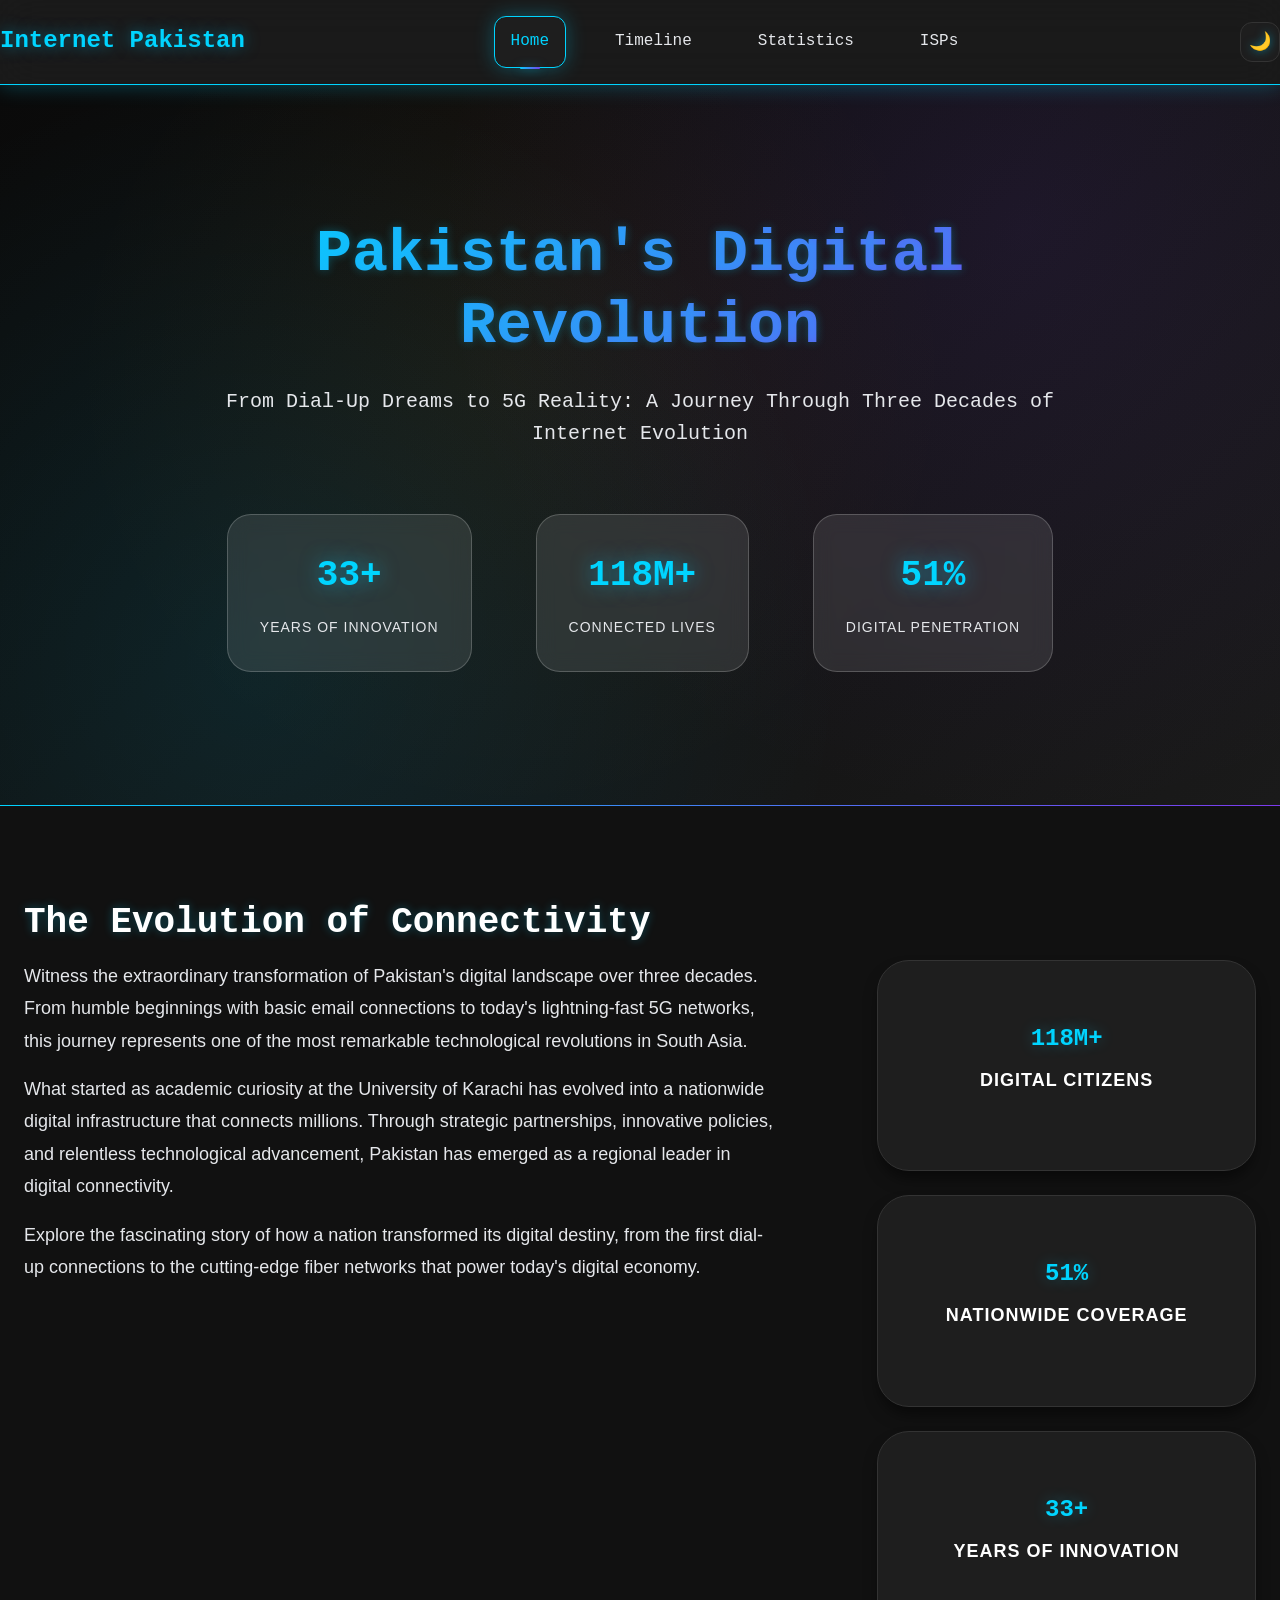
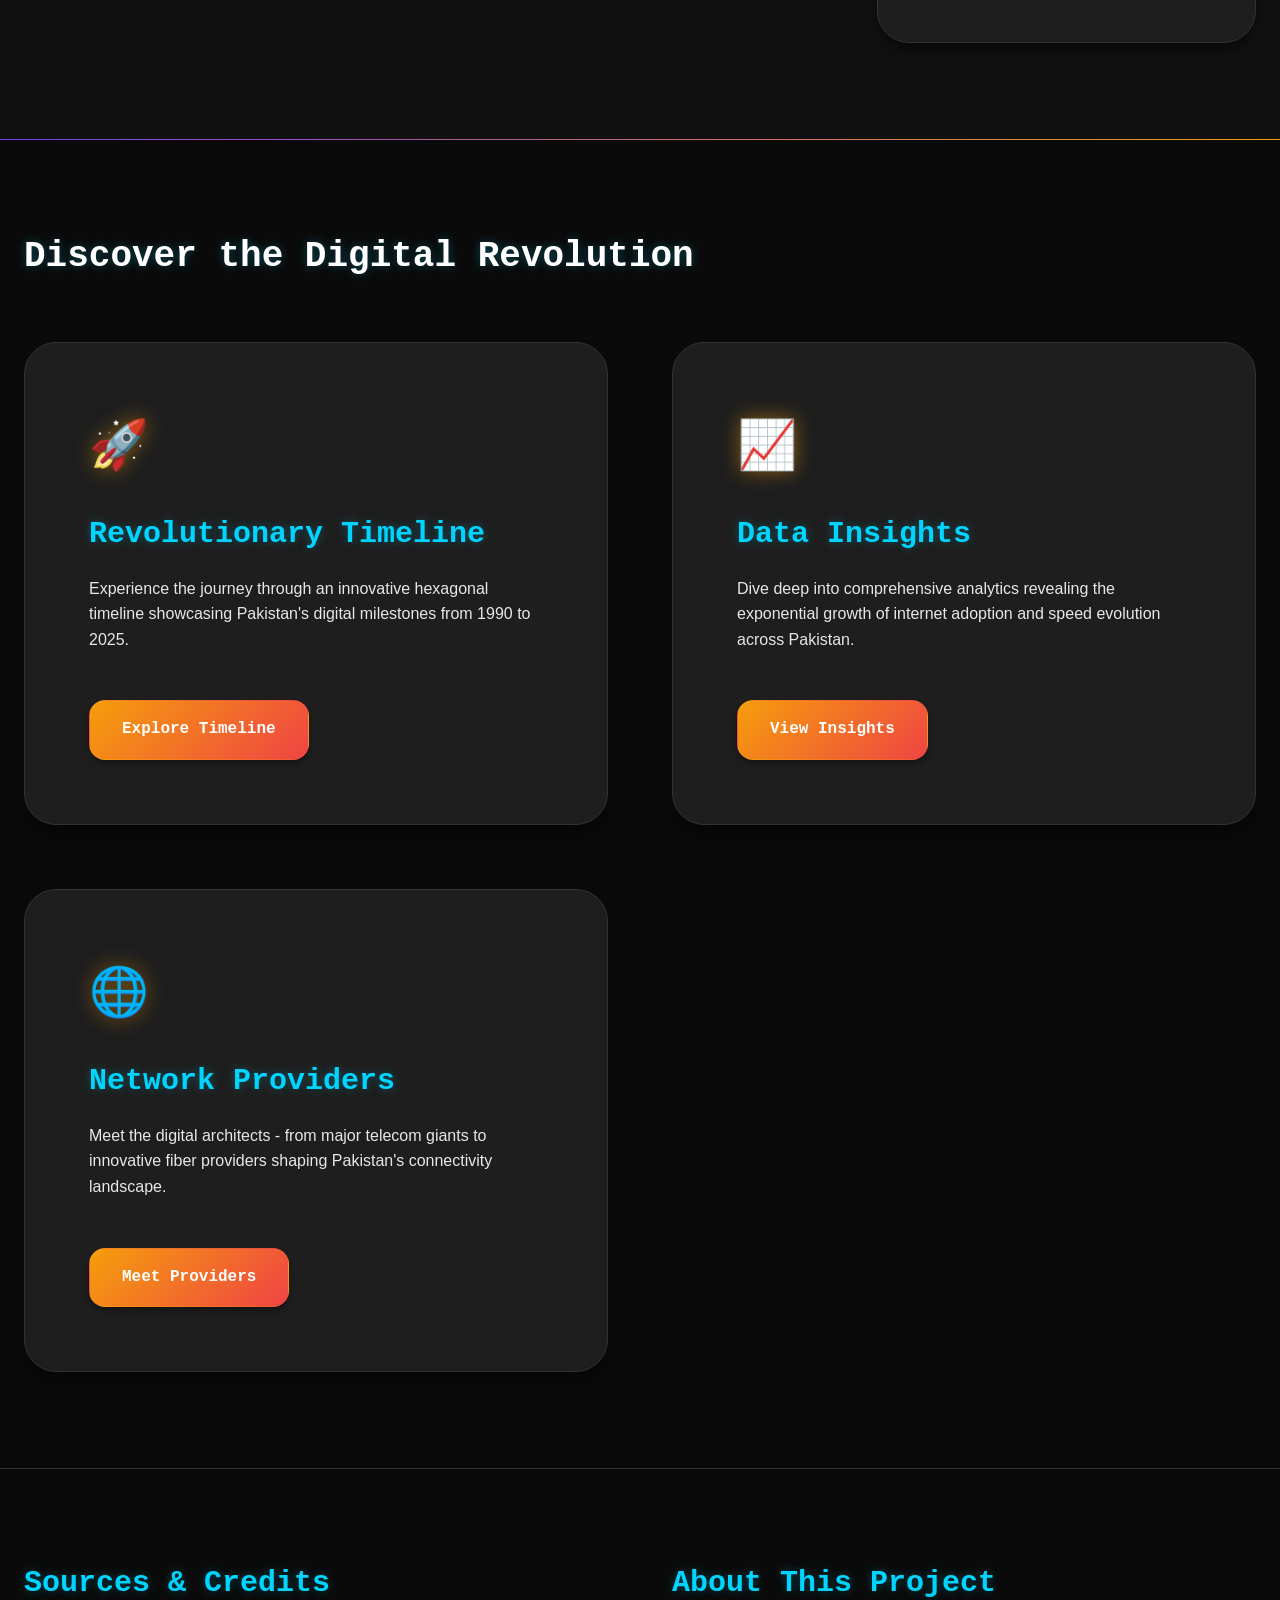
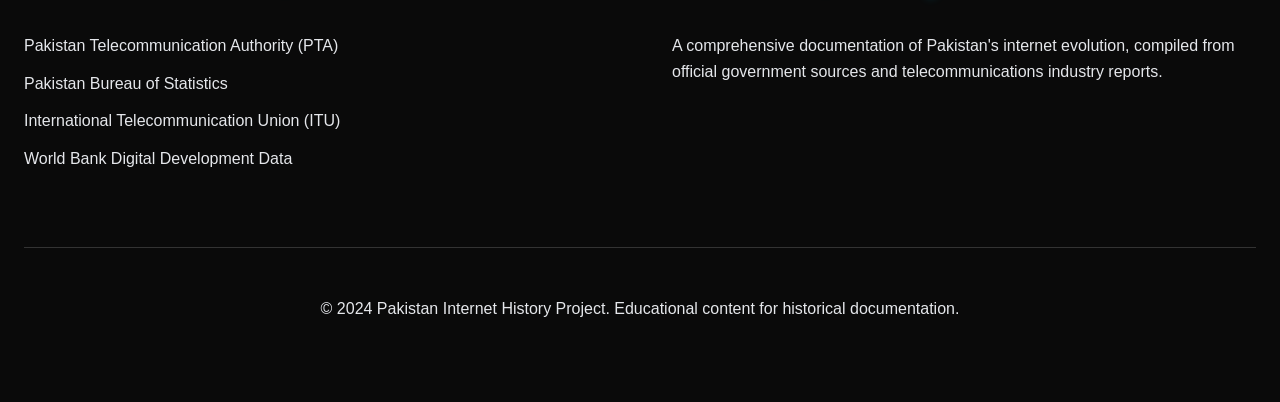
<file: index.html>
<!DOCTYPE html>
<html lang="en">
<head>
    <meta charset="UTF-8">
    <meta name="viewport" content="width=device-width, initial-scale=1.0">
    <title>History of the Internet in Pakistan</title>
    <link rel="stylesheet" href="style.css">
    <meta name="description" content="Explore the evolution of internet technology in Pakistan from 2000 to present day">
</head>
<body>
    <header>
        <nav class="navbar">
            <div class="nav-container">
                <div class="nav-logo">
                    <h1>Internet Pakistan</h1>
                </div>
                <div class="nav-menu" id="nav-menu">
                    <a href="index.html" class="nav-link active" aria-current="page">Home</a>
                    <a href="timeline.html" class="nav-link">Timeline</a>
                    <a href="statistics.html" class="nav-link">Statistics</a>
                    <a href="isps.html" class="nav-link">ISPs</a>
                </div>
                <div class="theme-toggle" id="theme-toggle" role="button" tabindex="0" aria-label="Toggle dark/light mode">
                    <span class="theme-icon">🌙</span>
                </div>
                <div class="nav-toggle" id="nav-toggle" role="button" tabindex="0" aria-label="Toggle navigation menu">
                    <span class="bar"></span>
                    <span class="bar"></span>
                    <span class="bar"></span>
                </div>
            </div>
        </nav>
    </header>

    <main>
        <section class="hero">
            <div class="hero-content">
                <h1>Pakistan's Digital Revolution</h1>
                <p class="hero-subtitle">From Dial-Up Dreams to 5G Reality: A Journey Through Three Decades of Internet Evolution</p>
                <div class="hero-stats">
                    <div class="hero-stat">
                        <span class="stat-number">33+</span>
                        <span class="stat-label">Years of Innovation</span>
                    </div>
                    <div class="hero-stat">
                        <span class="stat-number">118M+</span>
                        <span class="stat-label">Connected Lives</span>
                    </div>
                    <div class="hero-stat">
                        <span class="stat-number">51%</span>
                        <span class="stat-label">Digital Penetration</span>
                    </div>
                </div>
            </div>
        </section>

        <section class="introduction">
            <div class="container">
                <h2>The Evolution of Connectivity</h2>
                <div class="intro-grid">
                    <div class="intro-text">
                        <p>Witness the extraordinary transformation of Pakistan's digital landscape over three decades. From humble beginnings with basic email connections to today's lightning-fast 5G networks, this journey represents one of the most remarkable technological revolutions in South Asia.</p>
                        
                        <p>What started as academic curiosity at the University of Karachi has evolved into a nationwide digital infrastructure that connects millions. Through strategic partnerships, innovative policies, and relentless technological advancement, Pakistan has emerged as a regional leader in digital connectivity.</p>
                        
                        <p>Explore the fascinating story of how a nation transformed its digital destiny, from the first dial-up connections to the cutting-edge fiber networks that power today's digital economy.</p>
                    </div>
                    <div class="intro-stats">
                        <div class="stat-card">
                            <h3>118M+</h3>
                            <p>Digital Citizens</p>
                        </div>
                        <div class="stat-card">
                            <h3>51%</h3>
                            <p>Nationwide Coverage</p>
                        </div>
                        <div class="stat-card">
                            <h3>33+</h3>
                            <p>Years of Innovation</p>
                        </div>
                    </div>
                </div>
            </div>
        </section>

        <section class="features">
            <div class="container">
                <h2>Discover the Digital Revolution</h2>
                <div class="features-grid">
                    <div class="feature-card">
                        <div class="feature-icon">🚀</div>
                        <h3>Revolutionary Timeline</h3>
                        <p>Experience the journey through an innovative hexagonal timeline showcasing Pakistan's digital milestones from 1990 to 2025.</p>
                        <a href="timeline.html" class="cta-button">Explore Timeline</a>
                    </div>
                    <div class="feature-card">
                        <div class="feature-icon">📈</div>
                        <h3>Data Insights</h3>
                        <p>Dive deep into comprehensive analytics revealing the exponential growth of internet adoption and speed evolution across Pakistan.</p>
                        <a href="statistics.html" class="cta-button">View Insights</a>
                    </div>
                    <div class="feature-card">
                        <div class="feature-icon">🌐</div>
                        <h3>Network Providers</h3>
                        <p>Meet the digital architects - from major telecom giants to innovative fiber providers shaping Pakistan's connectivity landscape.</p>
                        <a href="isps.html" class="cta-button">Meet Providers</a>
                    </div>
                </div>
            </div>
        </section>
    </main>

    <footer>
        <div class="container">
            <div class="footer-content">
                <div class="footer-section">
                    <h3>Sources & Credits</h3>
                    <ul>
                        <li>Pakistan Telecommunication Authority (PTA)</li>
                        <li>Pakistan Bureau of Statistics</li>
                        <li>International Telecommunication Union (ITU)</li>
                        <li>World Bank Digital Development Data</li>
                    </ul>
                </div>
                <div class="footer-section">
                    <h3>About This Project</h3>
                    <p>A comprehensive documentation of Pakistan's internet evolution, compiled from official government sources and telecommunications industry reports.</p>
                </div>
            </div>
            <div class="footer-bottom">
                <p>&copy; 2024 Pakistan Internet History Project. Educational content for historical documentation.</p>
            </div>
        </div>
    </footer>

    <script src="js/script.js"></script>
</body>
</html>
</file>
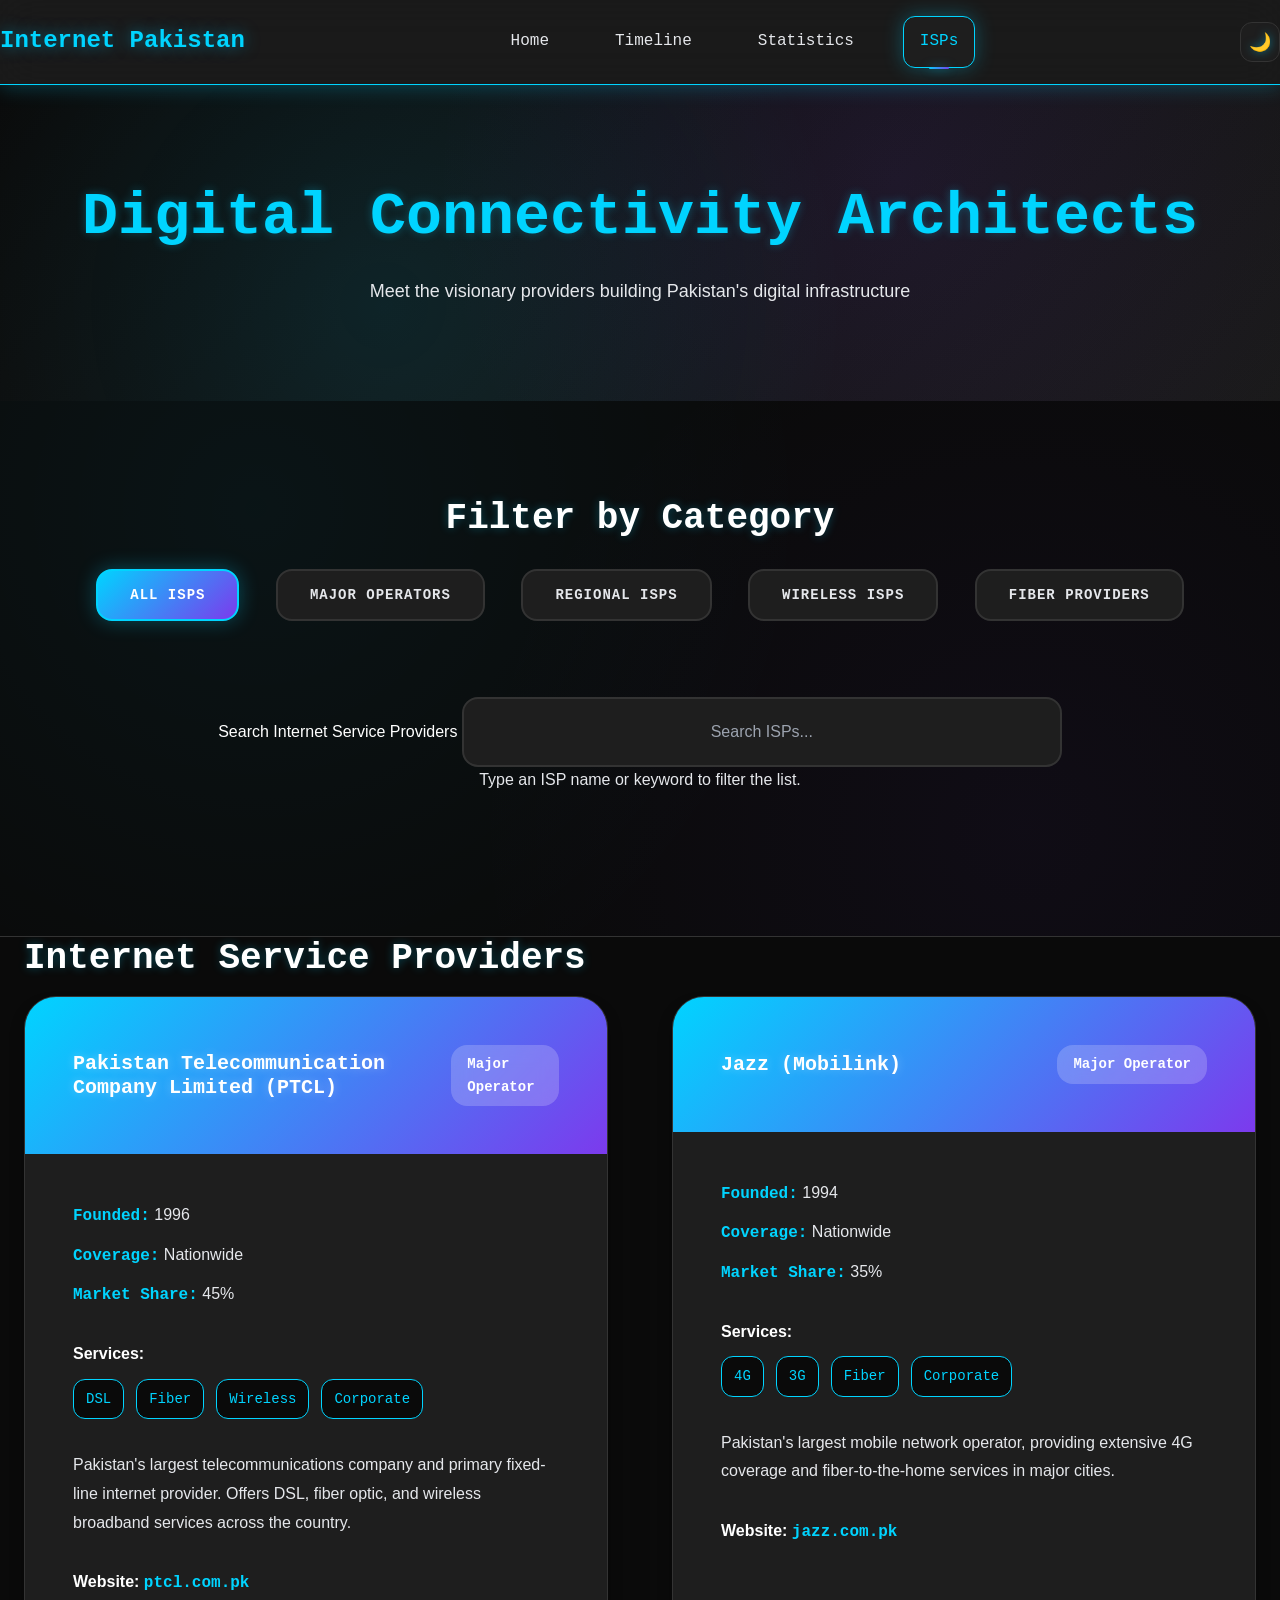
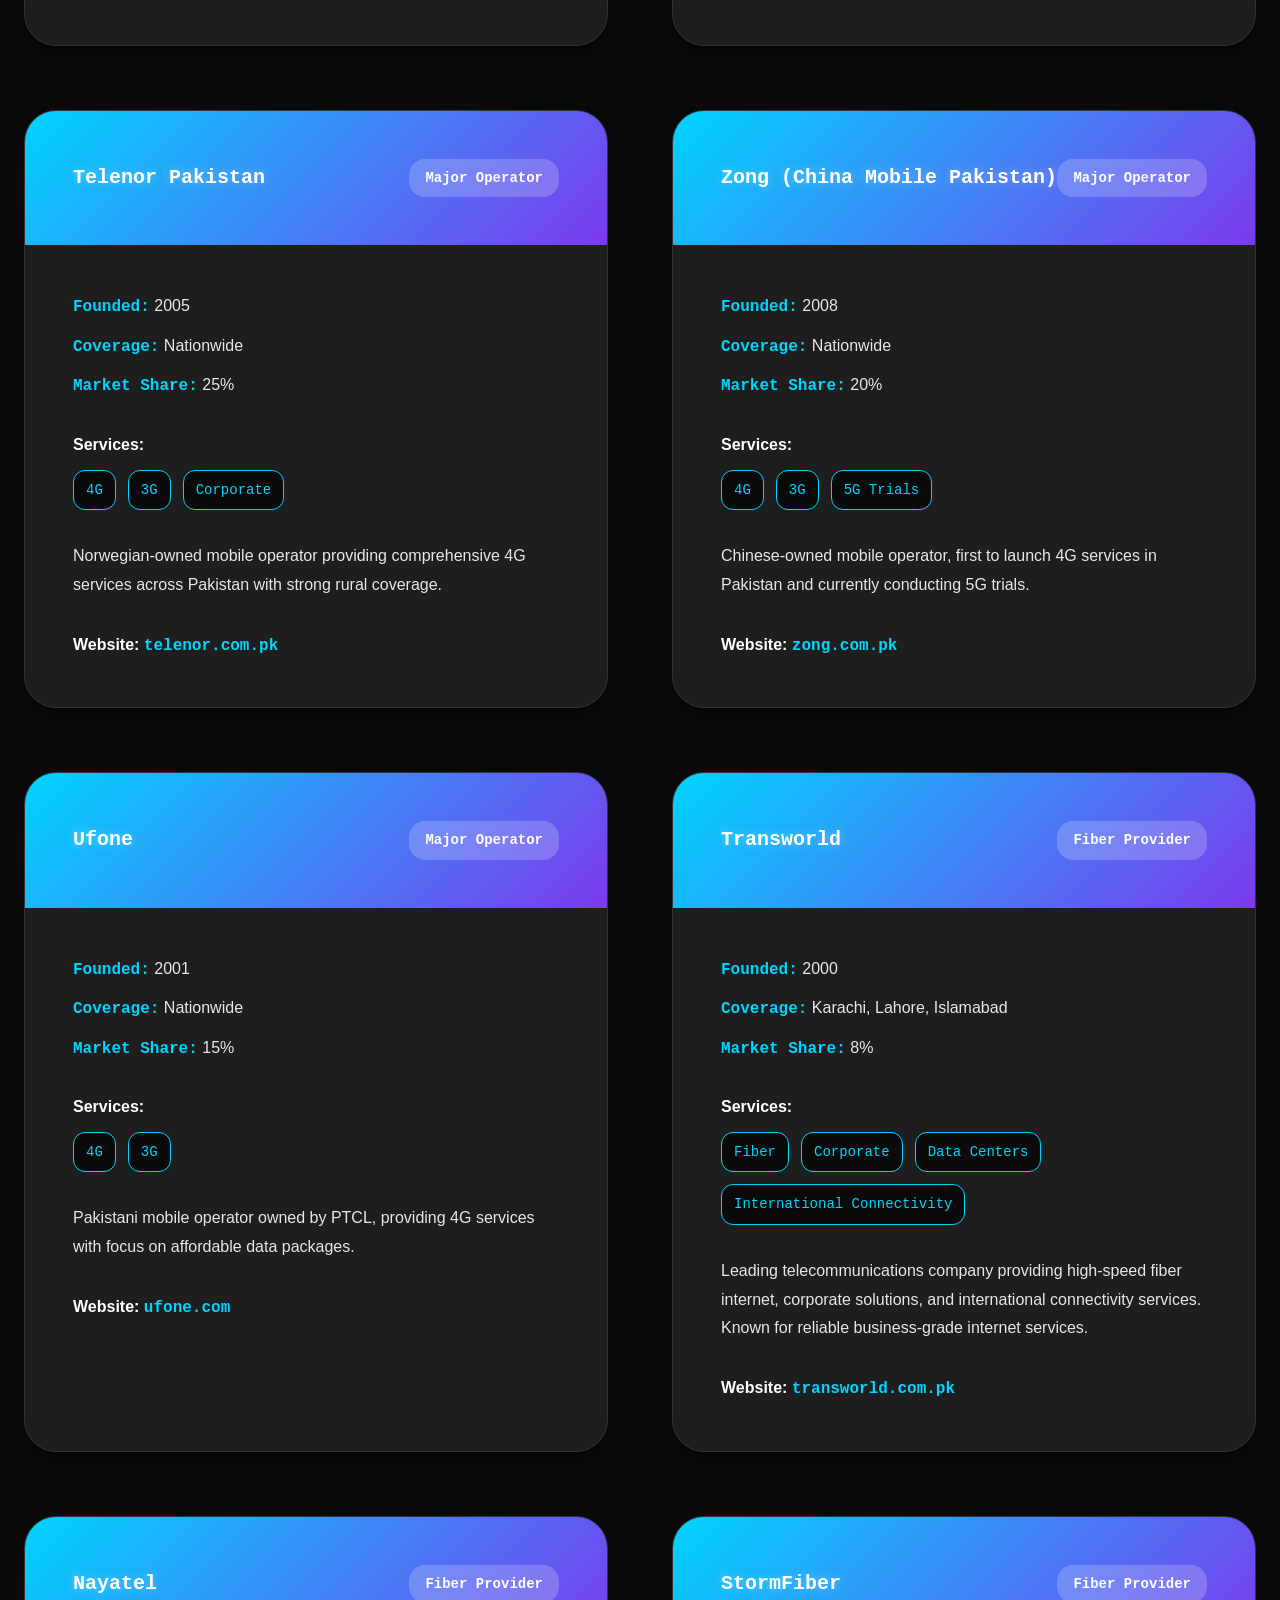
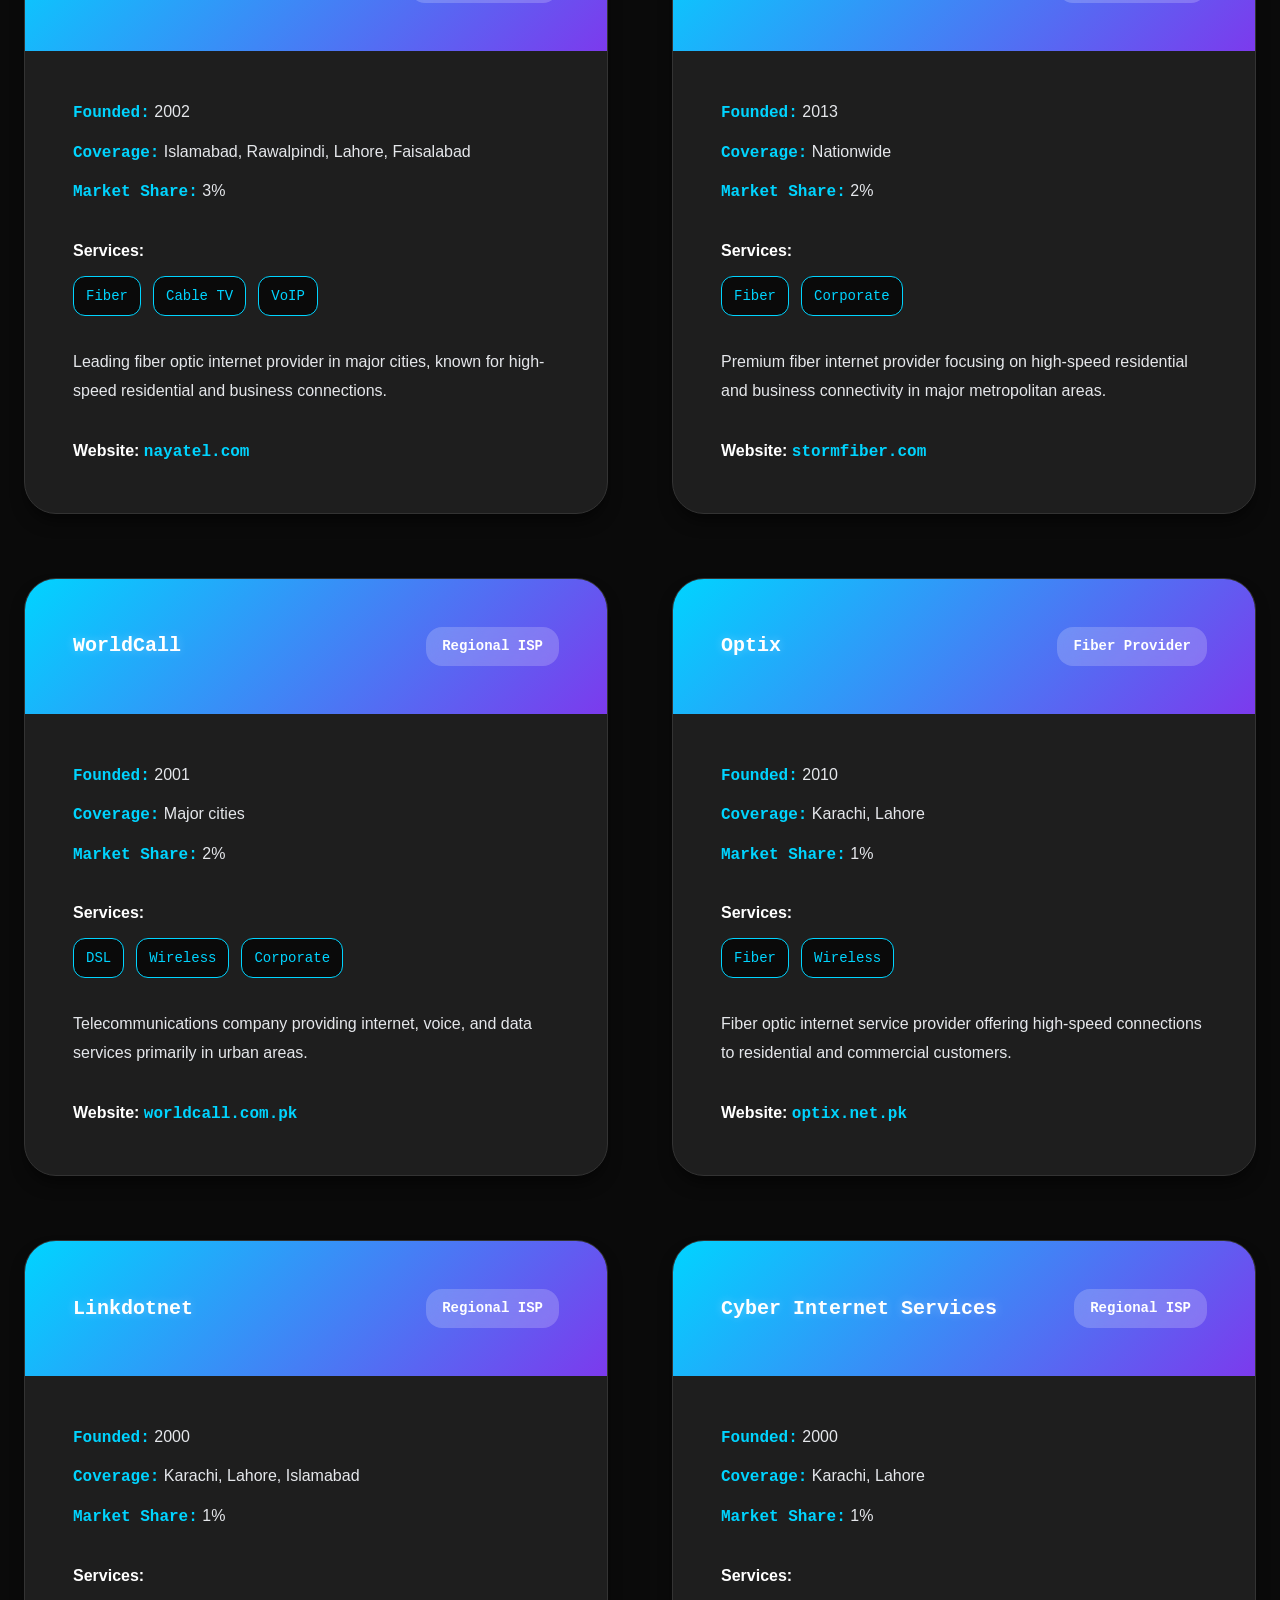
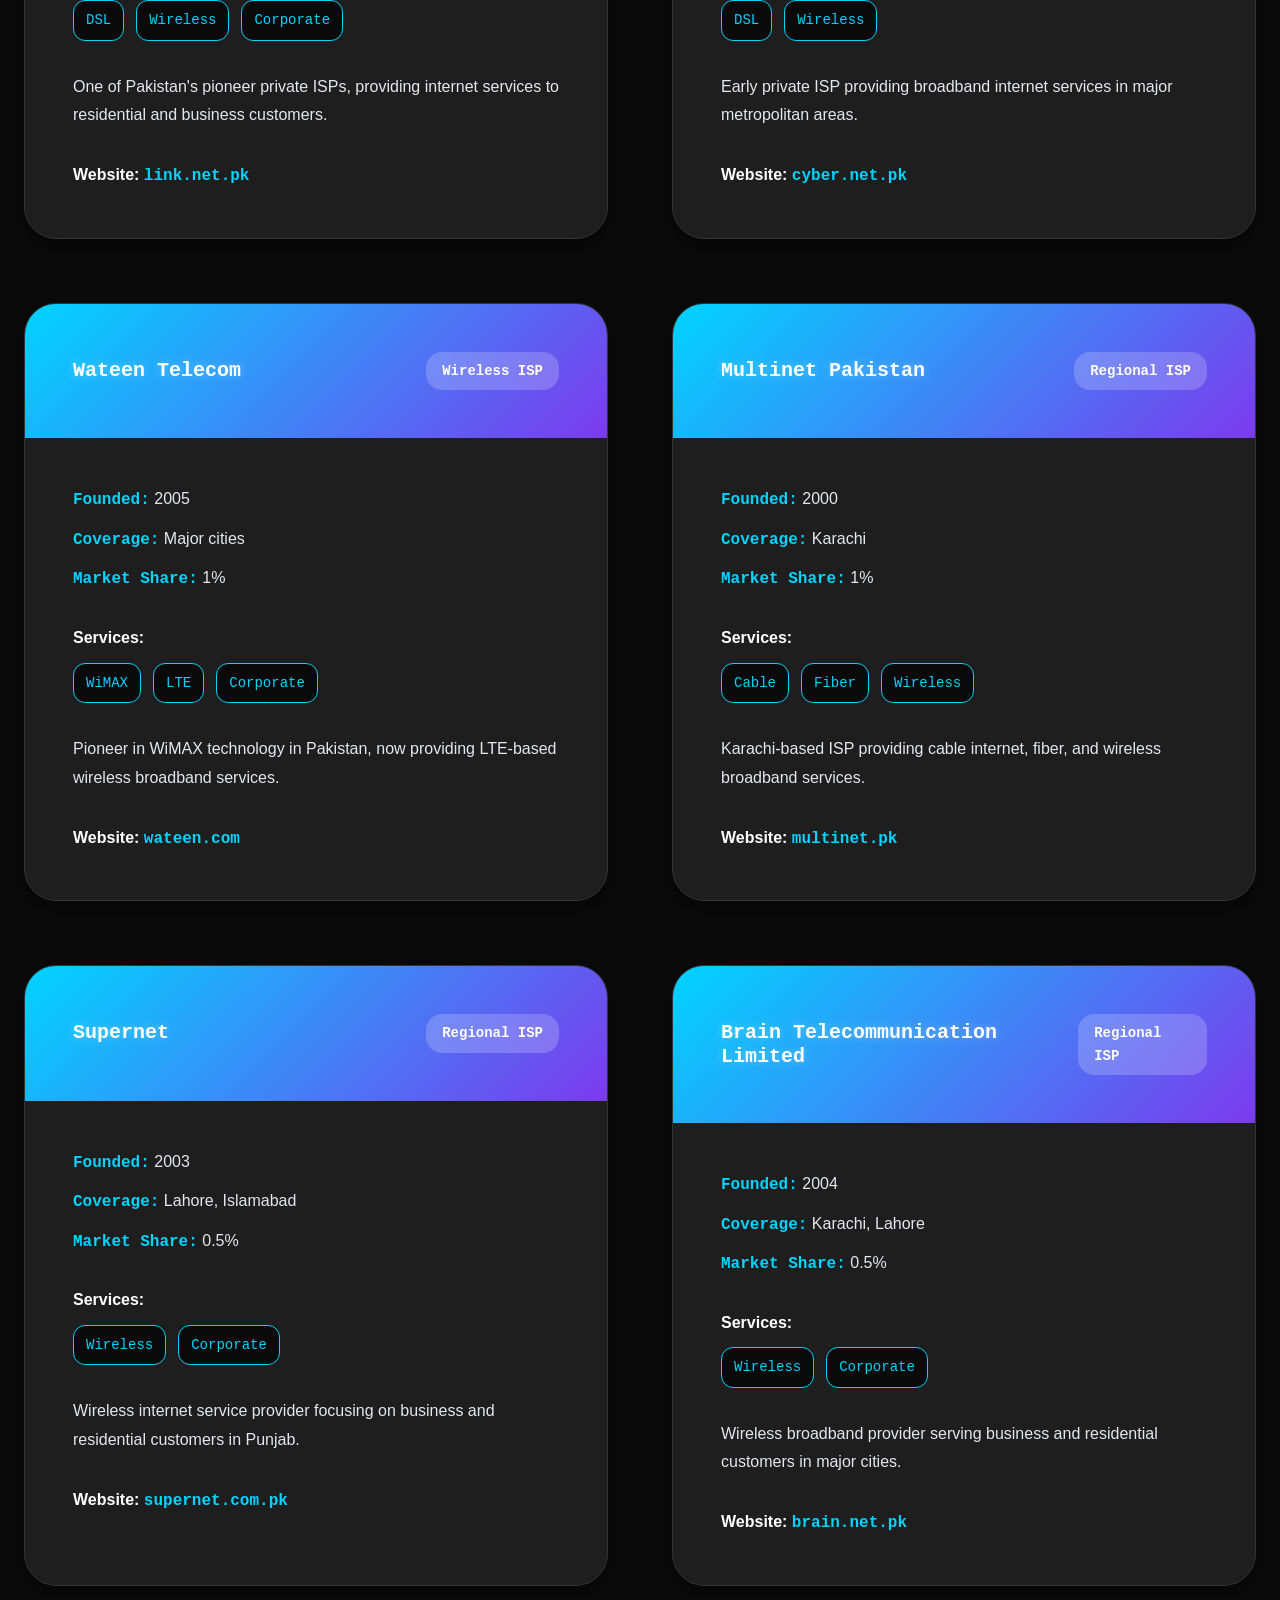
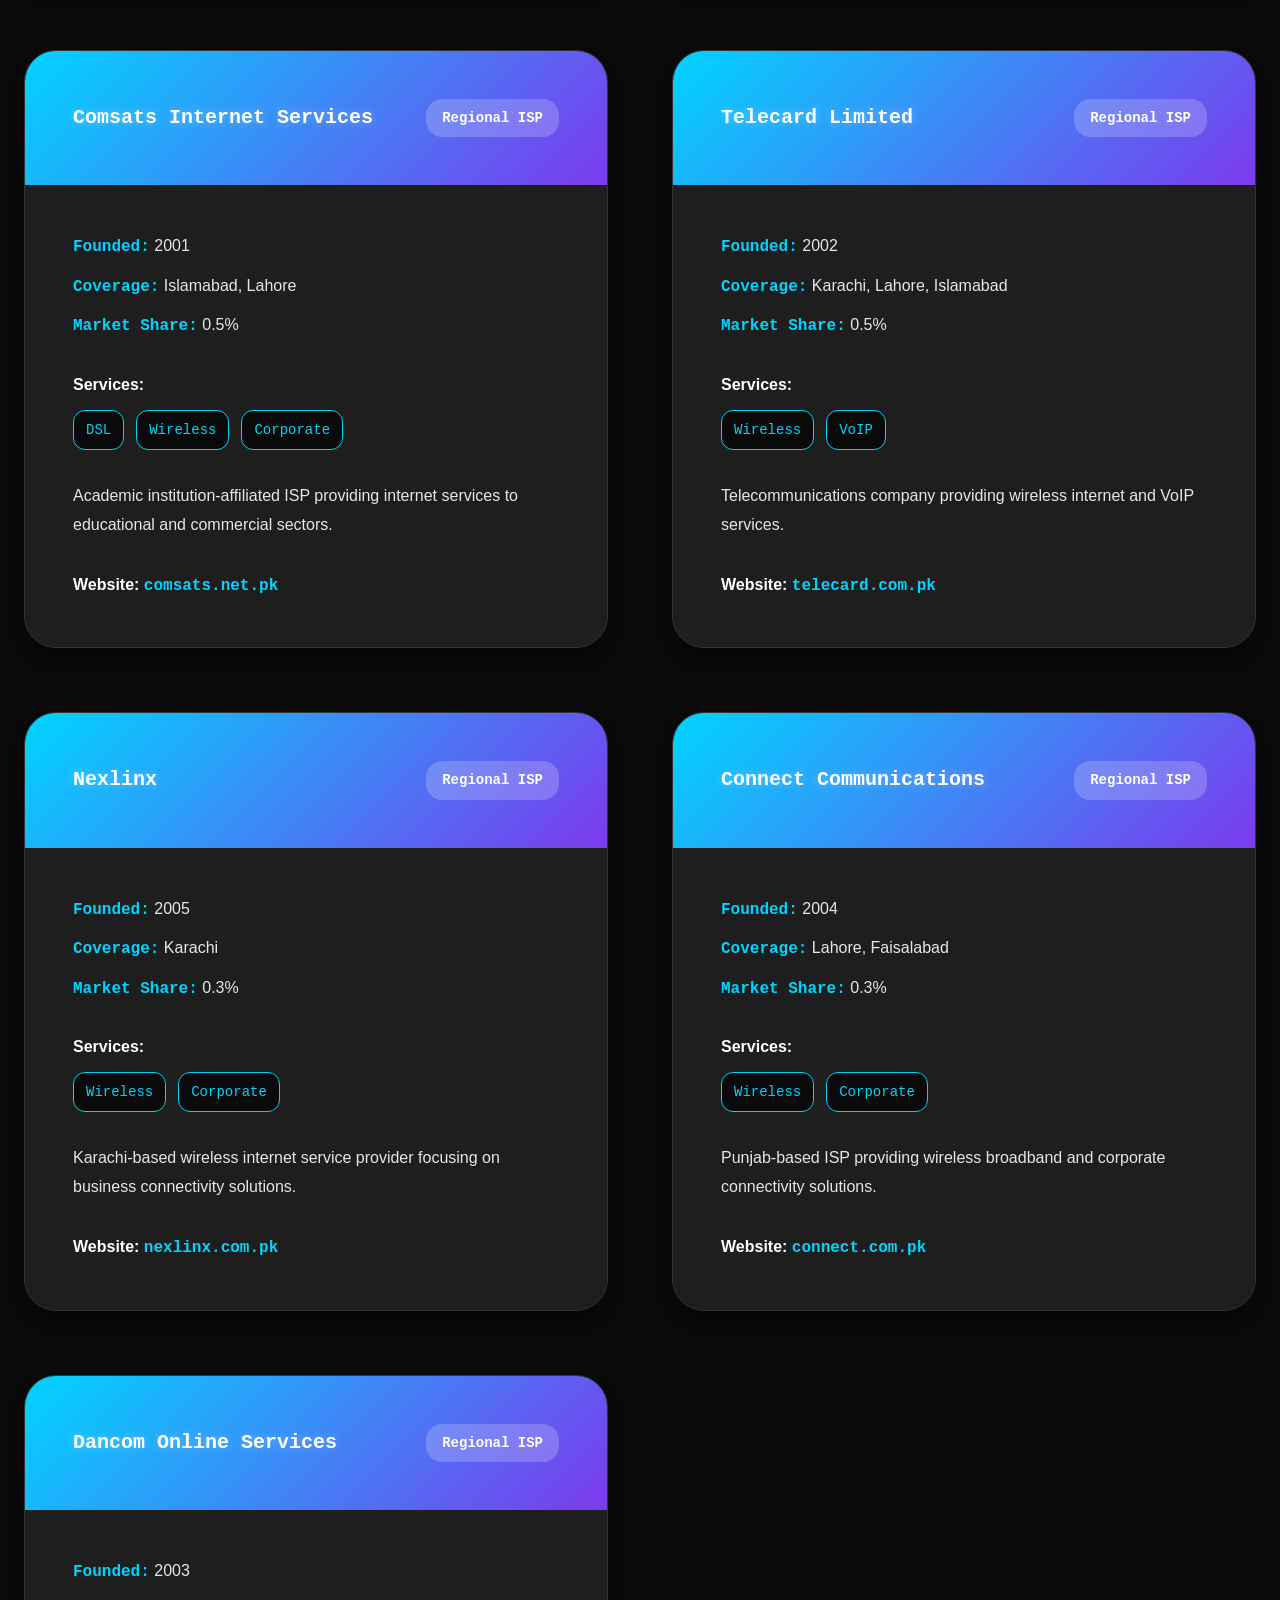
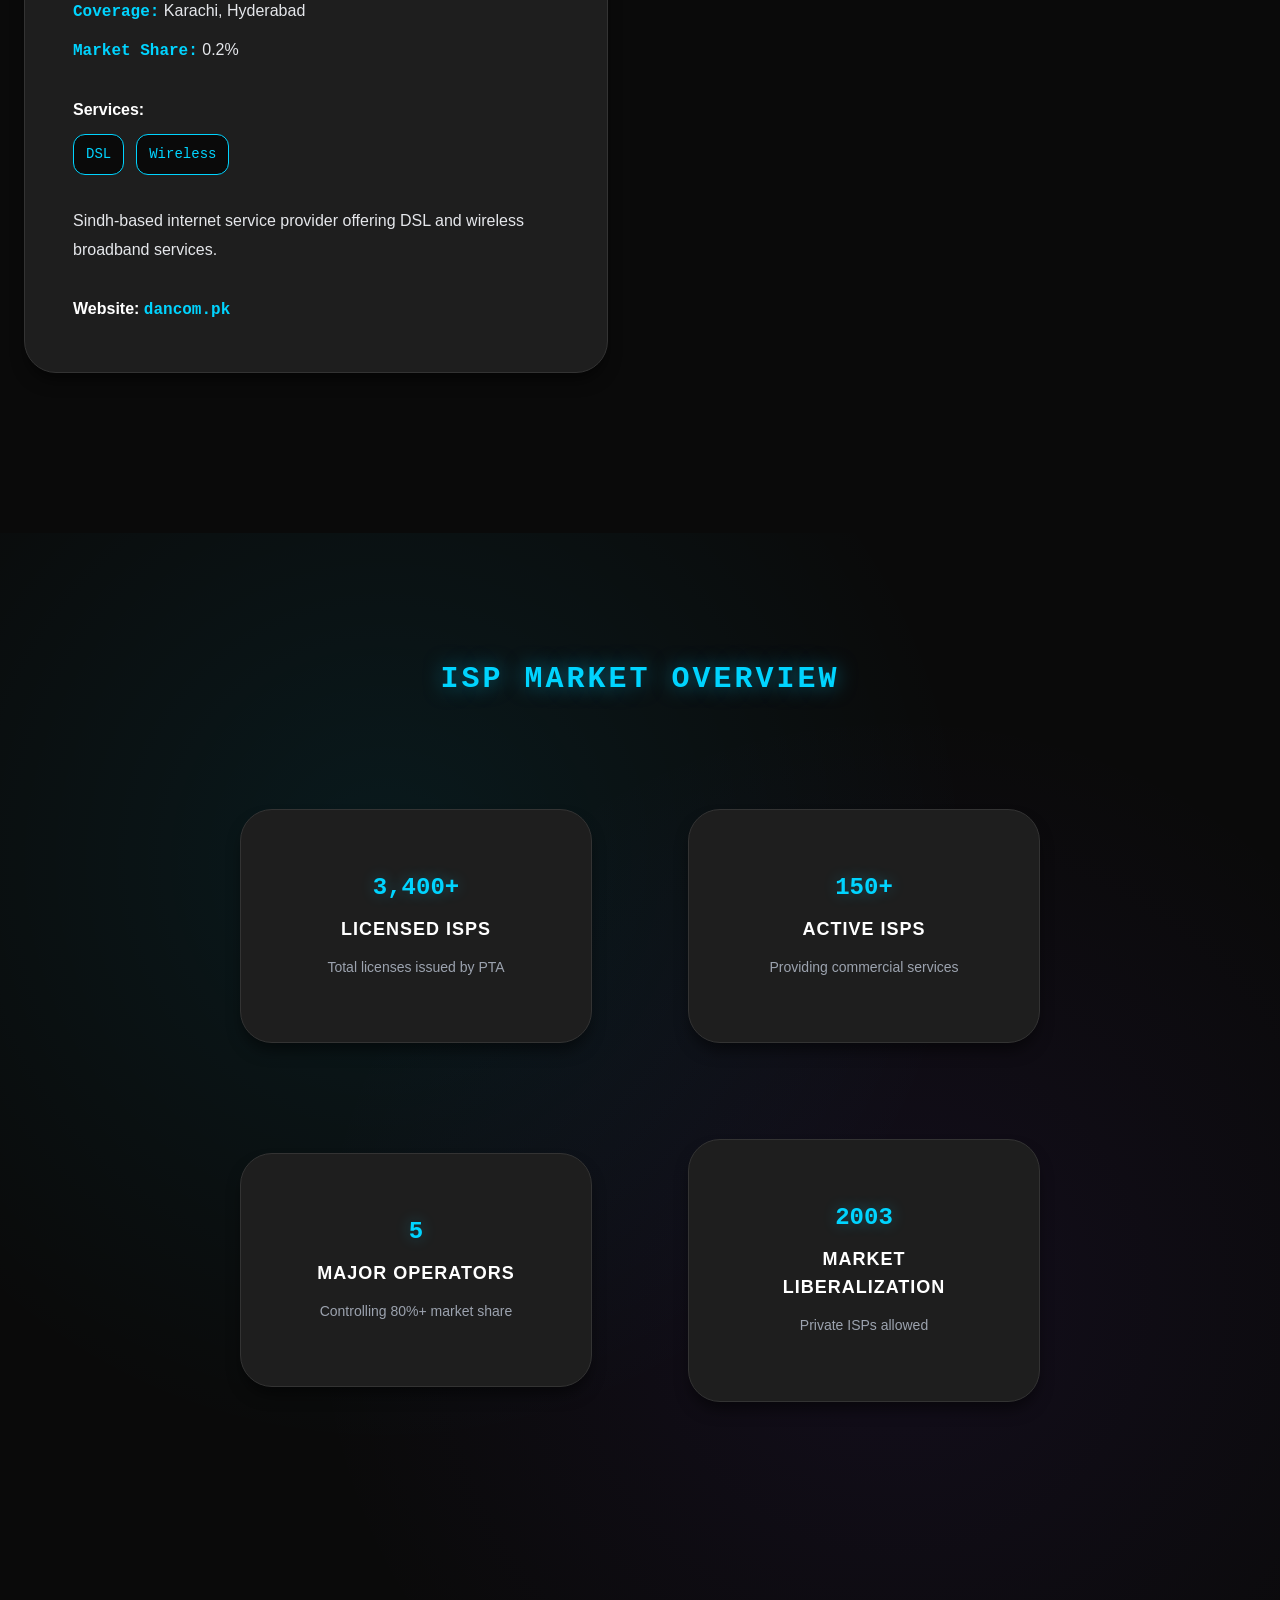
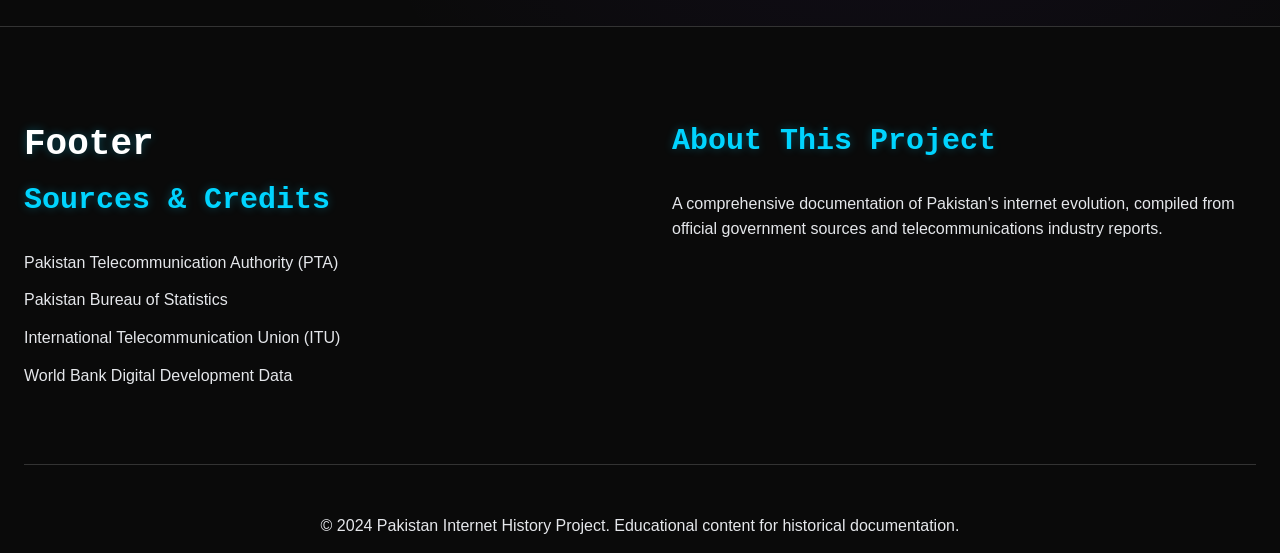
<file: isps.html>
<!DOCTYPE html>
<html lang="en">
<head>
  <meta charset="UTF-8" />
  <meta name="viewport" content="width=device-width, initial-scale=1.0"/>
  <title>ISPs - History of the Internet in Pakistan</title>
  <link rel="stylesheet" href="style.css"/>
  <meta name="description" content="Comprehensive list of Internet Service Providers in Pakistan"/>
</head>
<body>
  <header>
    <nav class="navbar" role="navigation" aria-label="Main">
      <div class="nav-container">
        <div class="nav-logo">
          <h1><a href="index.html" class="site-name">Internet Pakistan</a></h1>
        </div>

        <div class="nav-menu" id="nav-menu">
          <a href="index.html" class="nav-link">Home</a>
          <a href="timeline.html" class="nav-link">Timeline</a>
          <a href="statistics.html" class="nav-link">Statistics</a>
          <a href="isps.html" class="nav-link active" aria-current="page">ISPs</a>
        </div>

        <button class="theme-toggle" id="theme-toggle" type="button" aria-label="Toggle dark/light mode">
          <span class="theme-icon" aria-hidden="true">🌙</span>
        </button>

        <button class="nav-toggle" id="nav-toggle" type="button" aria-label="Toggle navigation menu">
          <span class="bar" aria-hidden="true"></span>
          <span class="bar" aria-hidden="true"></span>
          <span class="bar" aria-hidden="true"></span>
        </button>
      </div>
    </nav>
  </header>

  <main>
    <section class="page-header">
      <div class="container">
        <h1>Digital Connectivity Architects</h1>
        <p>Meet the visionary providers building Pakistan's digital infrastructure</p>
      </div>
    </section>

    <section class="isp-controls">
      <div class="container">
        <div class="filter-controls">
          <h2>Filter by Category</h2>
          <button class="filter-btn active" data-category="all" aria-pressed="true">All ISPs</button>
          <button class="filter-btn" data-category="major" aria-pressed="false">Major Operators</button>
          <button class="filter-btn" data-category="regional" aria-pressed="false">Regional ISPs</button>
          <button class="filter-btn" data-category="wireless" aria-pressed="false">Wireless ISPs</button>
          <button class="filter-btn" data-category="fiber" aria-pressed="false">Fiber Providers</button>
        </div>

        <div class="search-controls">
          <label for="isp-search" class="sr-only">Search Internet Service Providers</label>
          <input
            type="text"
            id="isp-search"
            placeholder="Search ISPs..."
            class="search-input"
            aria-describedby="isp-search-help"
            autocomplete="off"
          />
          <p id="isp-search-help" class="sr-only">Type an ISP name or keyword to filter the list.</p>
        </div>
      </div>
    </section>

    <section class="isp-section">
      <div class="container">
        <h2>Internet Service Providers</h2>
        <div class="isp-grid" id="isp-grid">
          <div class="loading" id="loading">Loading ISP information...</div>
        </div>
      </div>
    </section>

    <section class="isp-statistics">
      <div class="container">
        <h2>ISP Market Overview</h2>
        <div class="market-stats">
          <div class="stat-card">
            <h3>3,400+</h3>
            <p>Licensed ISPs</p>
            <small>Total licenses issued by PTA</small>
          </div>
          <div class="stat-card">
            <h3>150+</h3>
            <p>Active ISPs</p>
            <small>Providing commercial services</small>
          </div>
          <div class="stat-card">
            <h3>5</h3>
            <p>Major Operators</p>
            <small>Controlling 80%+ market share</small>
          </div>
          <div class="stat-card">
            <h3>2003</h3>
            <p>Market Liberalization</p>
            <small>Private ISPs allowed</small>
          </div>
        </div>
      </div>
    </section>
  </main>

  <footer>
    <div class="container">
      <div class="footer-content">
        <div class="footer-section">
          <h2 class="sr-only">Footer</h2>
          <h3>Sources & Credits</h3>
          <ul>
            <li>Pakistan Telecommunication Authority (PTA)</li>
            <li>Pakistan Bureau of Statistics</li>
            <li>International Telecommunication Union (ITU)</li>
            <li>World Bank Digital Development Data</li>
          </ul>
        </div>
        <div class="footer-section">
          <h3>About This Project</h3>
          <p>A comprehensive documentation of Pakistan's internet evolution, compiled from official government sources and telecommunications industry reports.</p>
        </div>
      </div>
      <div class="footer-bottom">
        <p>&copy; 2024 Pakistan Internet History Project. Educational content for historical documentation.</p>
      </div>
    </div>
  </footer>

  <script src="js/script.js"></script>
</body>
</html>
</file>
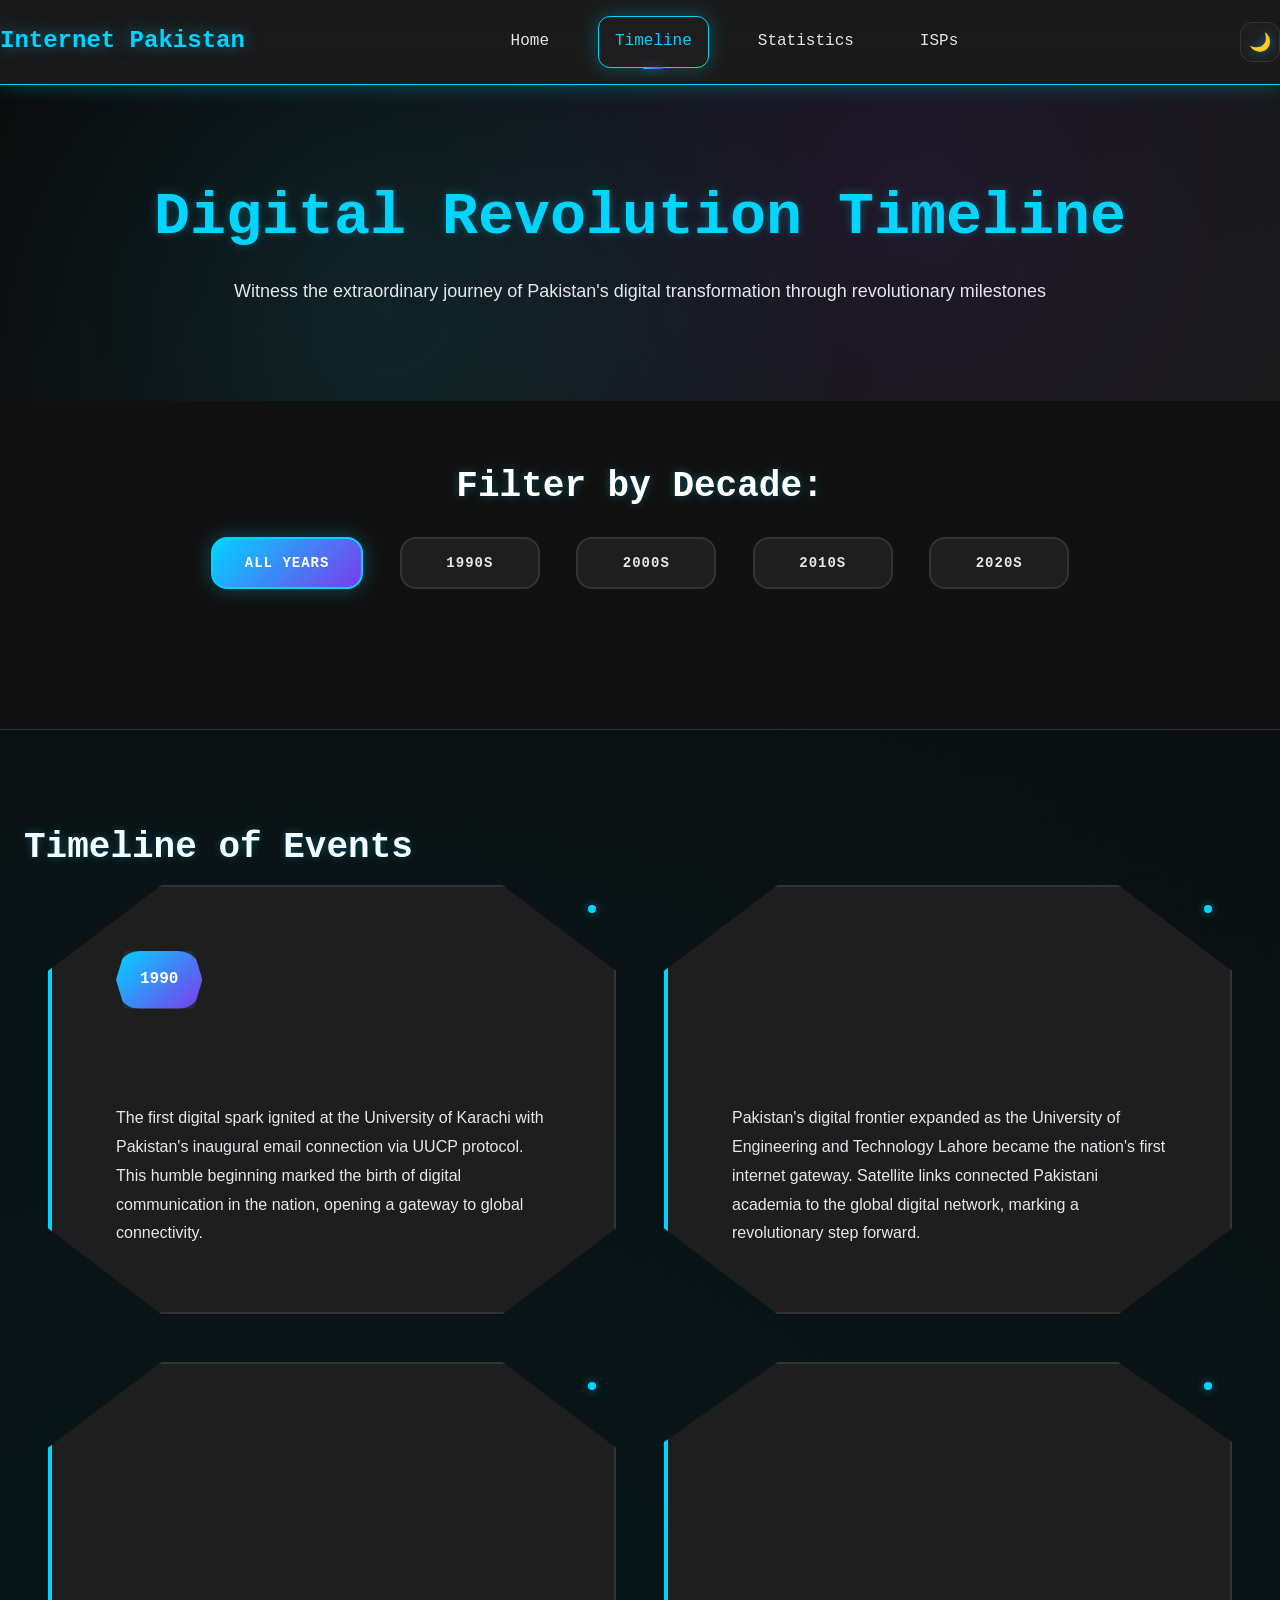
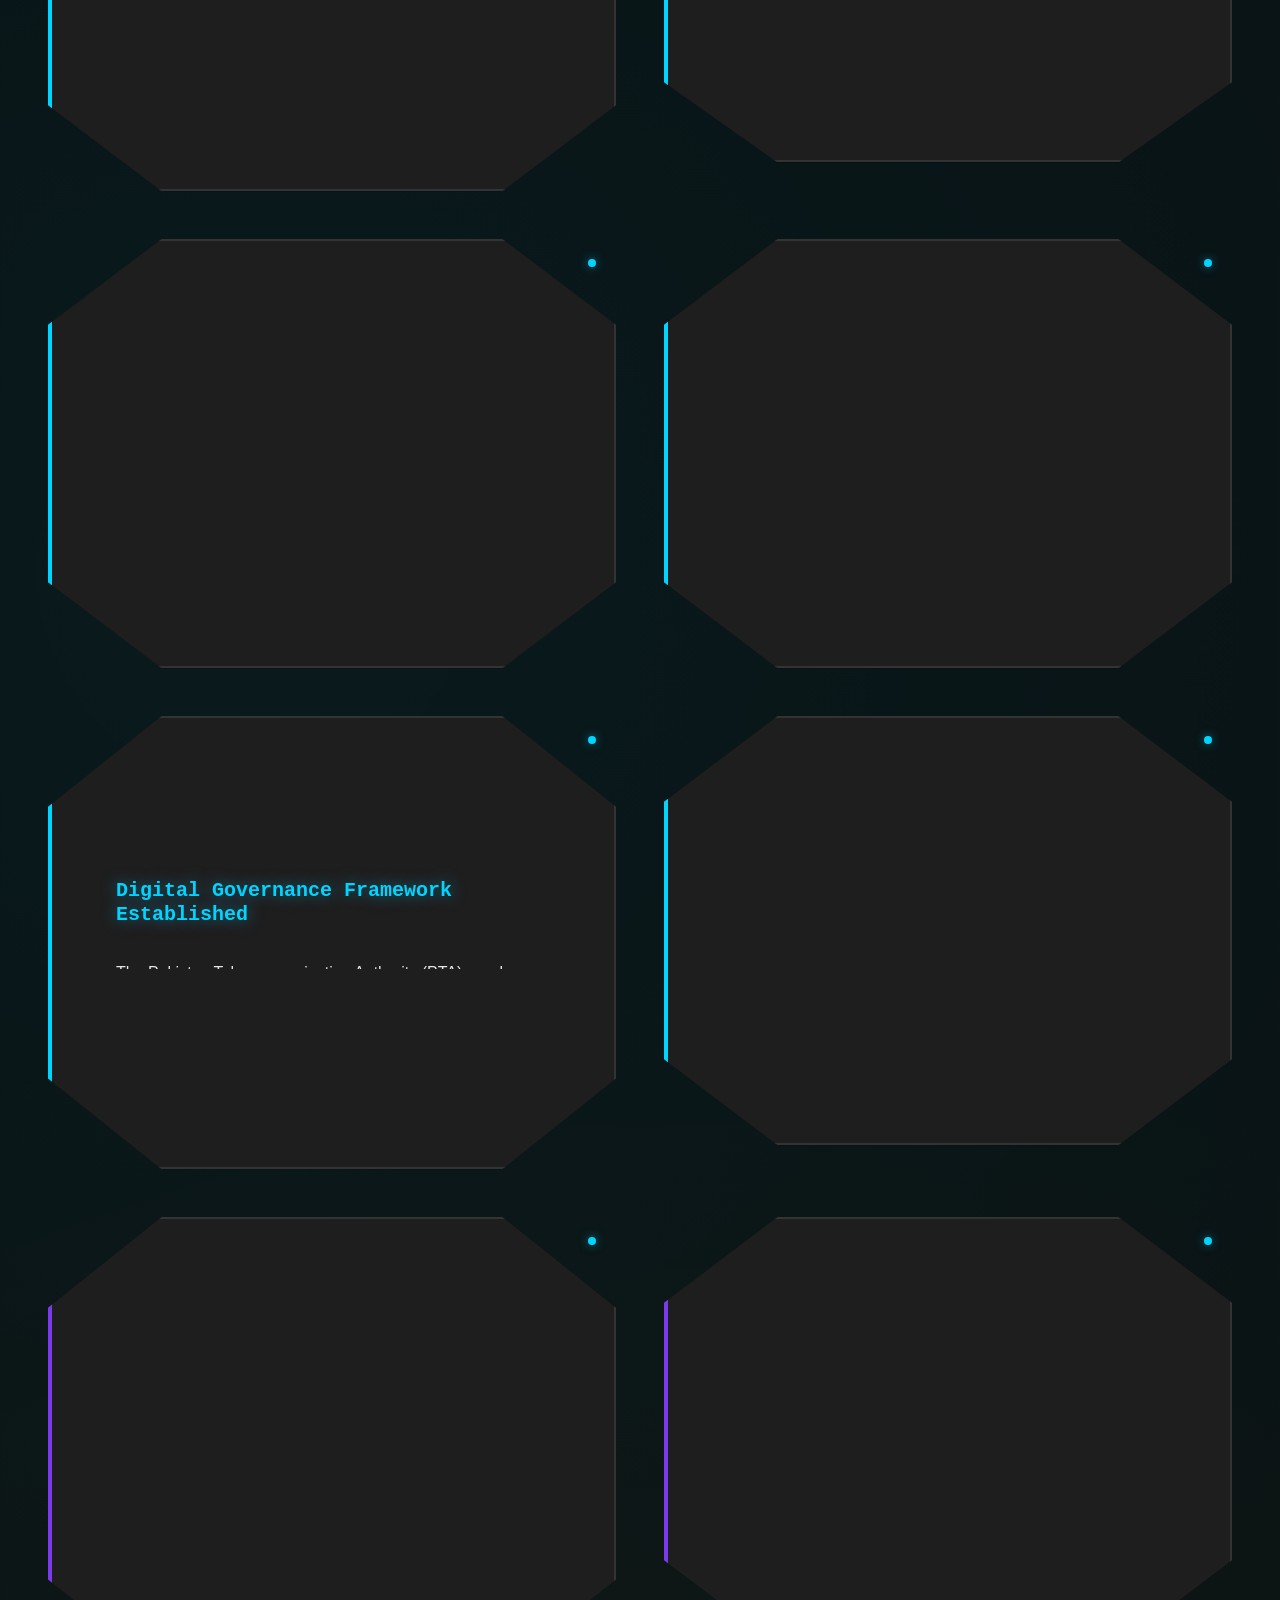
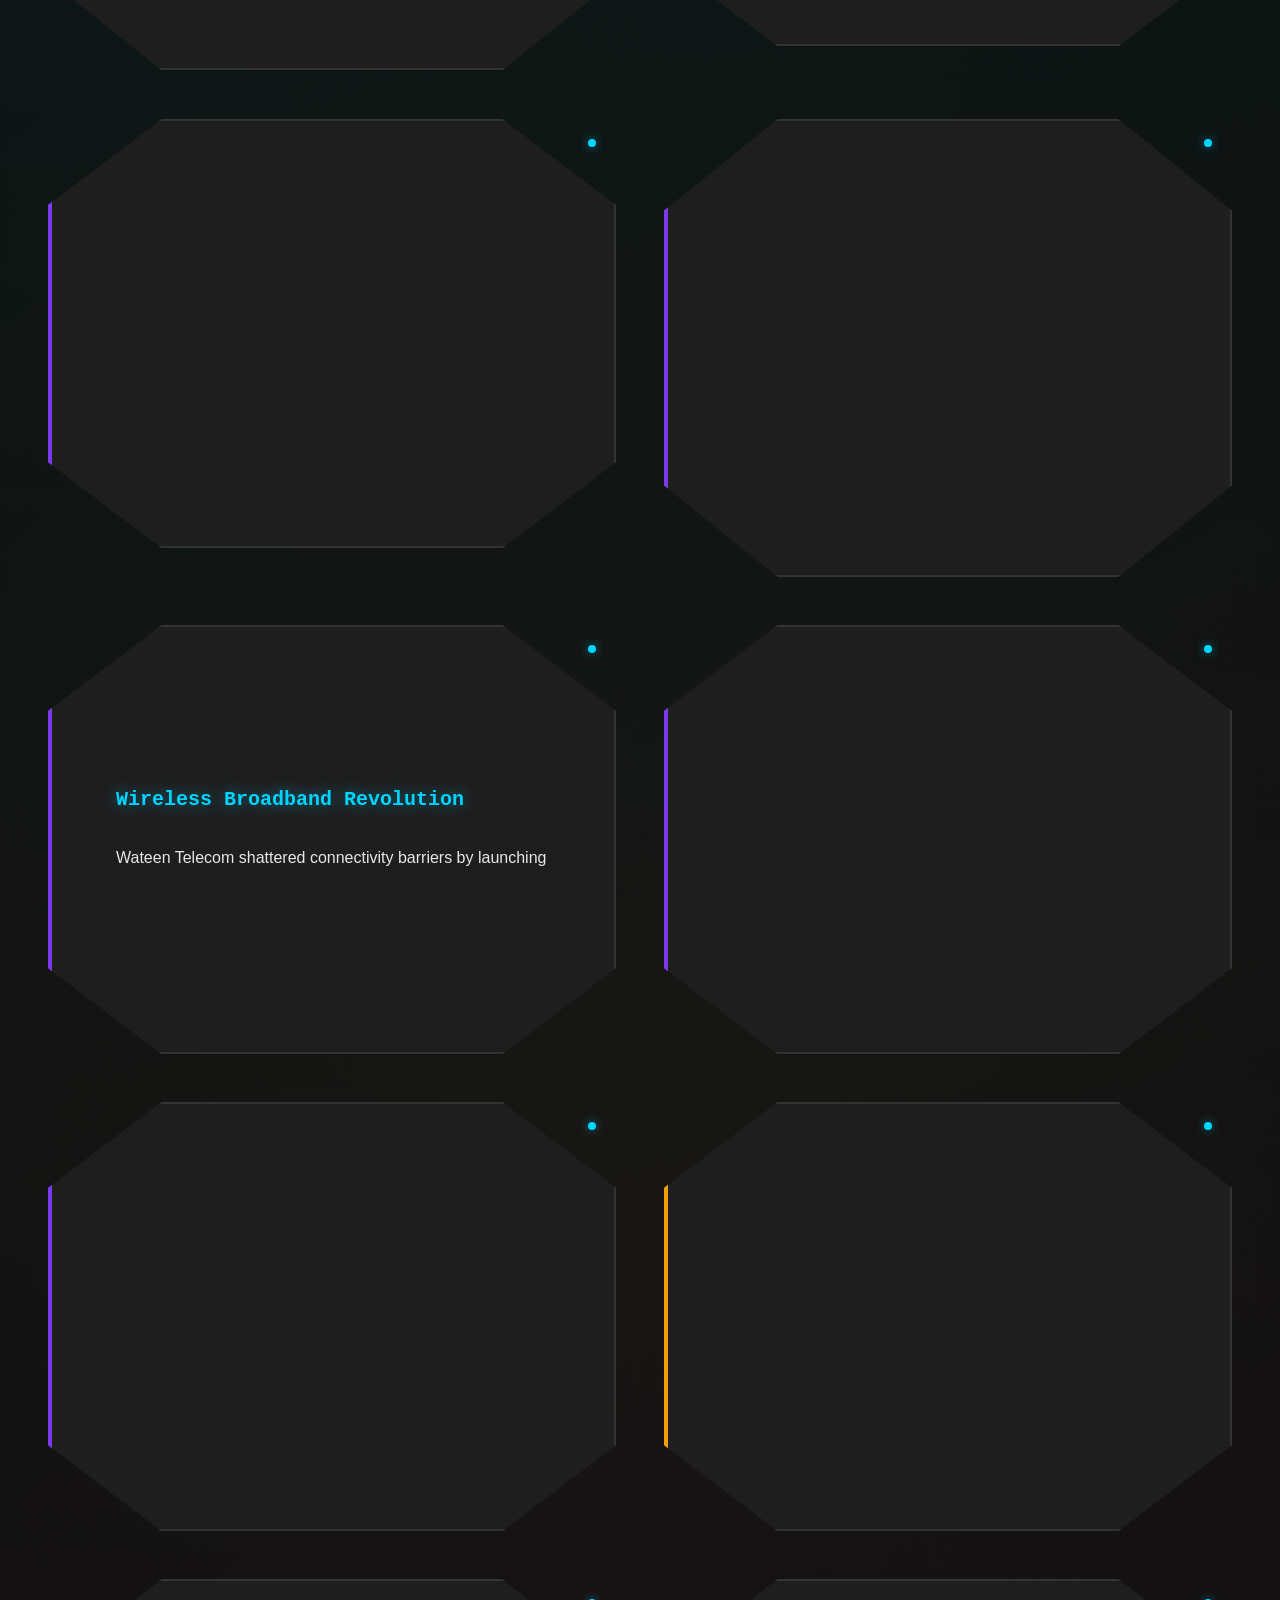
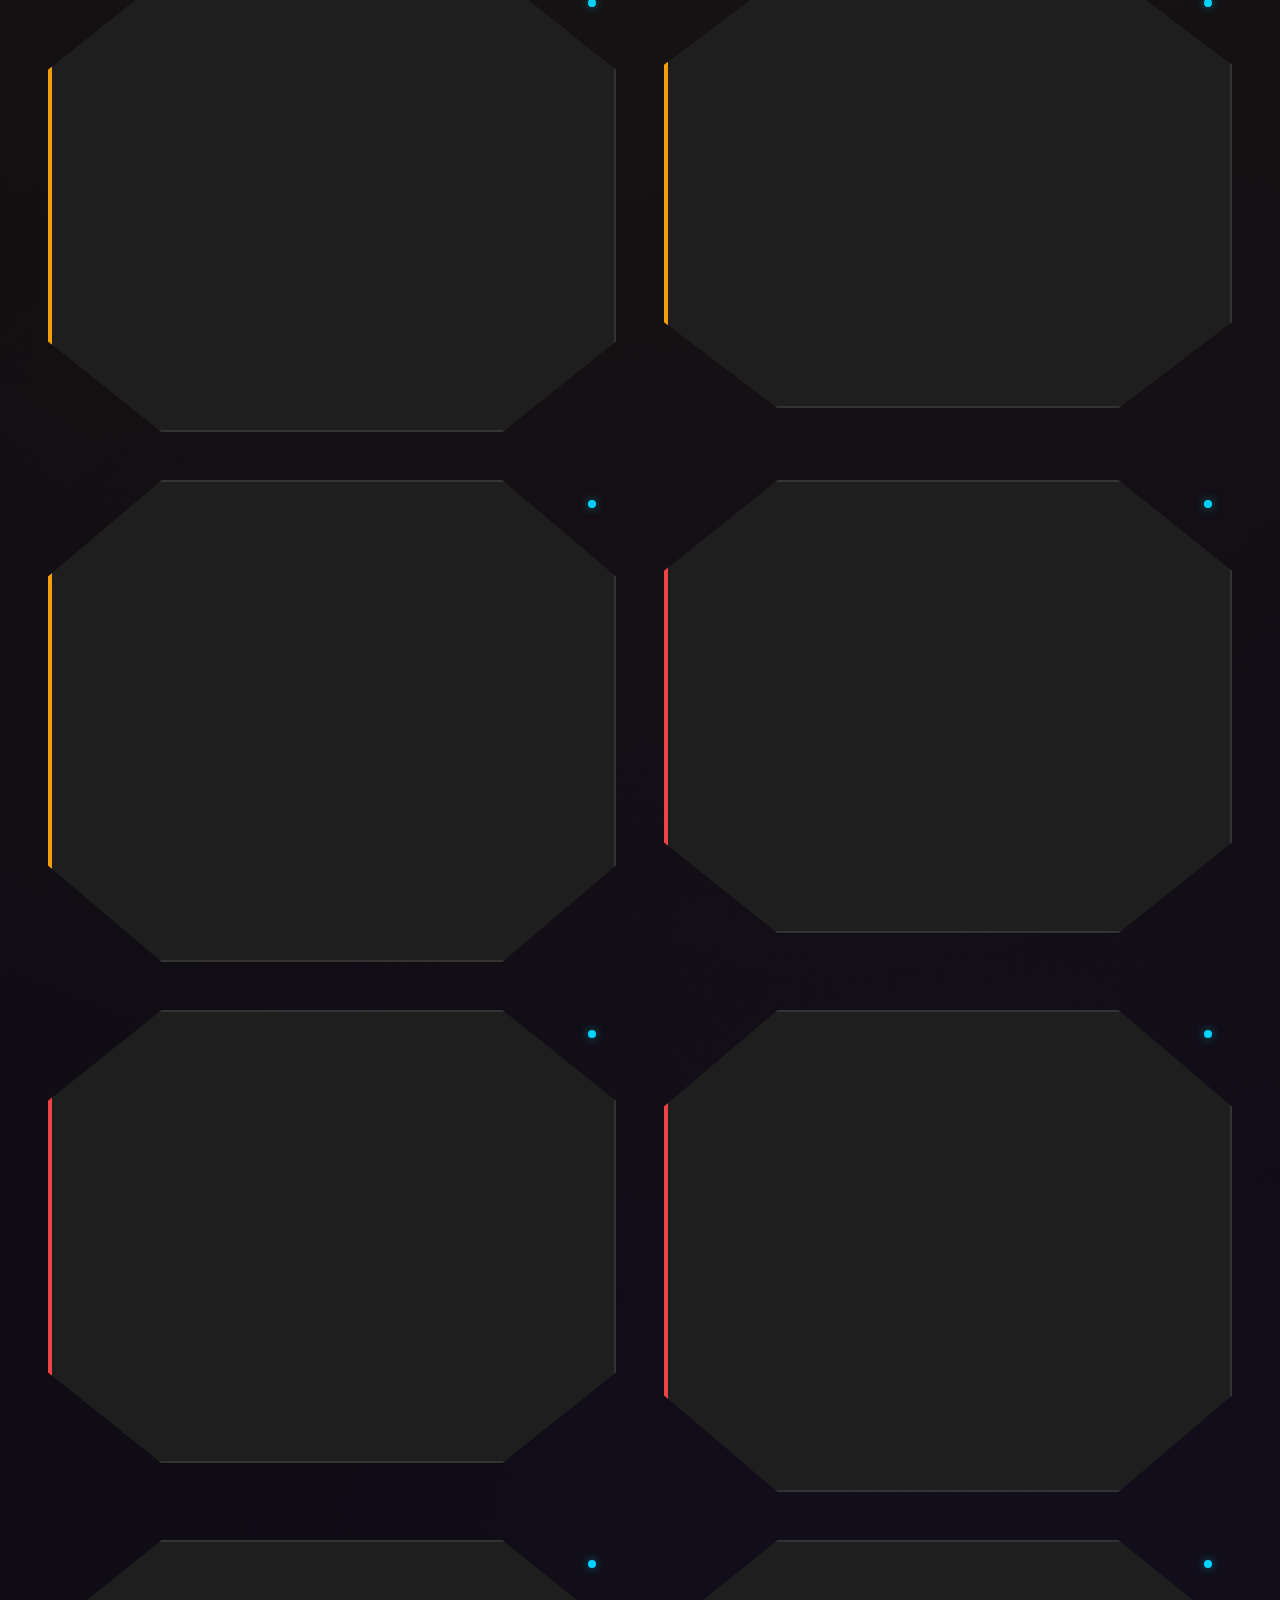
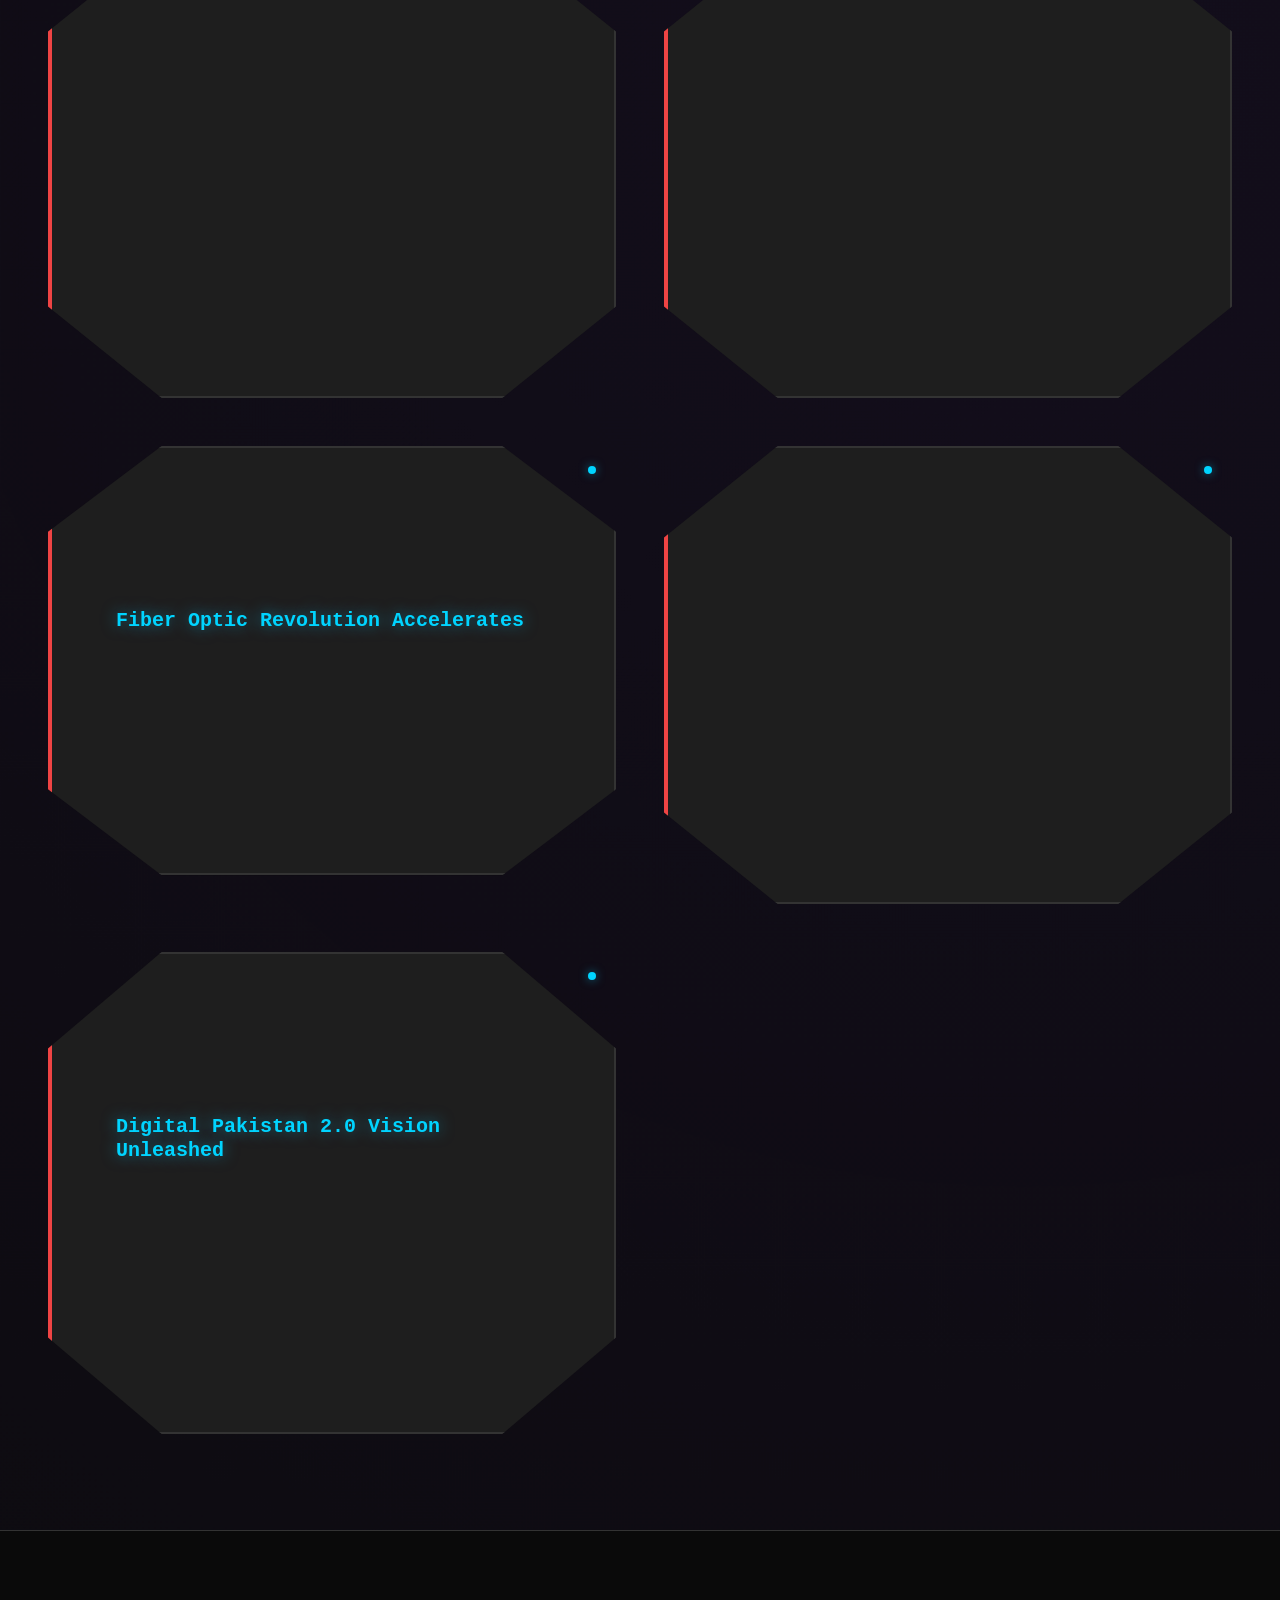
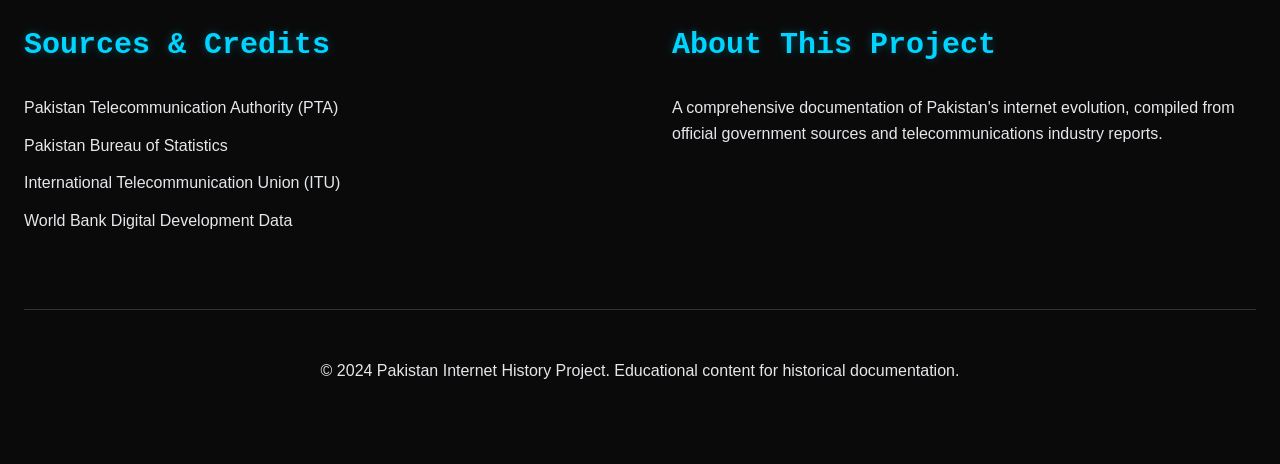
<file: timeline.html>
<!DOCTYPE html>
<html lang="en">
<head>
  <meta charset="UTF-8" />
  <meta name="viewport" content="width=device-width, initial-scale=1.0" />
  <title>Timeline - History of the Internet in Pakistan</title>
  <link rel="stylesheet" href="style.css" />
  <meta name="description" content="Interactive timeline of Pakistan's internet development from 2000 to present" />
</head>
<body>
  <header>
    <nav class="navbar" role="navigation" aria-label="Main">
      <div class="nav-container">
       
        <div class="nav-logo">
          <h1><a href="index.html" class="site-name">Internet Pakistan</a></h1>
        </div>

        <div class="nav-menu" id="nav-menu">
          <a href="index.html" class="nav-link">Home</a>
          <a href="timeline.html" class="nav-link active" aria-current="page">Timeline</a>
          <a href="statistics.html" class="nav-link">Statistics</a>
          <a href="isps.html" class="nav-link">ISPs</a>
        </div>

        <button class="theme-toggle" id="theme-toggle" type="button" aria-label="Toggle dark/light mode">
          <span class="theme-icon" aria-hidden="true">🌙</span>
        </button>

        <button class="nav-toggle" id="nav-toggle" type="button" aria-label="Toggle navigation menu">
          <span class="bar" aria-hidden="true"></span>
          <span class="bar" aria-hidden="true"></span>
          <span class="bar" aria-hidden="true"></span>
        </button>
      </div>
    </nav>
  </header>

  <main>
    <section class="page-header">
      <div class="container">
        
        <h1>Digital Revolution Timeline</h1>
        <p>Witness the extraordinary journey of Pakistan's digital transformation through revolutionary milestones</p>
      </div>
    </section>

    <section class="timeline-controls">
      <div class="container">
        <div class="filter-controls">
         
          <h2>Filter by Decade:</h2>
          <button class="filter-btn active" data-decade="all" aria-pressed="true">All Years</button>
          <button class="filter-btn" data-decade="1990s" aria-pressed="false">1990s</button>
          <button class="filter-btn" data-decade="2000s" aria-pressed="false">2000s</button>
          <button class="filter-btn" data-decade="2010s" aria-pressed="false">2010s</button>
          <button class="filter-btn" data-decade="2020s" aria-pressed="false">2020s</button>
        </div>
      </div>
    </section>

    <section class="timeline-section">
      <div class="container">
        <h2>Timeline of Events</h2>
        <div class="timeline" id="timeline">
          <div class="loading" id="loading">Loading timeline events...</div>
        </div>
      </div>
    </section>
  </main>

  <footer>
    <div class="container">
      <div class="footer-content">
        <div class="footer-section">
          <h3>Sources & Credits</h3>
          <ul>
            <li>Pakistan Telecommunication Authority (PTA)</li>
            <li>Pakistan Bureau of Statistics</li>
            <li>International Telecommunication Union (ITU)</li>
            <li>World Bank Digital Development Data</li>
          </ul>
        </div>
        <div class="footer-section">
          <h3>About This Project</h3>
          <p>A comprehensive documentation of Pakistan's internet evolution, compiled from official government sources and telecommunications industry reports.</p>
        </div>
      </div>
      <div class="footer-bottom">
        <p>&copy; 2024 Pakistan Internet History Project. Educational content for historical documentation.</p>
      </div>
    </div>
  </footer>

  <script src="js/script.js"></script>
</body>
</html>
</file>
<file: style.css>
/* Futuristic Design System - Pakistan Internet Evolution */
:root {
    /* Color Palette - Dark Theme with Neon Accents */
    --primary-color: #00d4ff;
    --secondary-color: #7c3aed;
    --accent-color: #f59e0b;
    --success-color: #10b981;
    --warning-color: #f59e0b;
    --error-color: #ef4444;
    
    /* Dark Theme Colors */
    --bg-primary: #0a0a0a;
    --bg-secondary: #111111;
    --bg-tertiary: #1a1a1a;
    --bg-card: #1e1e1e;
    --bg-glass: rgba(30, 30, 30, 0.8);
    
    /* Text Colors */
    --text-primary: #ffffff;
    --text-secondary: #e5e7eb;
    --text-muted: #9ca3af;
    --text-accent: #00d4ff;
    
    /* Border Colors */
    --border-primary: #333333;
    --border-secondary: #404040;
    --border-accent: #00d4ff;
    
    /* Typography */
    --font-family: 'JetBrains Mono', 'Fira Code', 'Consolas', monospace;
    --font-family-ui: 'Inter', -apple-system, BlinkMacSystemFont, sans-serif;
    --font-size-xs: 0.75rem;
    --font-size-sm: 0.875rem;
    --font-size-base: 1rem;
    --font-size-lg: 1.125rem;
    --font-size-xl: 1.25rem;
    --font-size-2xl: 1.5rem;
    --font-size-3xl: 1.875rem;
    --font-size-4xl: 2.25rem;
    --font-size-5xl: 3rem;
    --font-size-6xl: 3.75rem;
    
    /* Spacing */
    --spacing-xs: 0.5rem;
    --spacing-sm: 0.75rem;
    --spacing-md: 1rem;
    --spacing-lg: 1.5rem;
    --spacing-xl: 2rem;
    --spacing-2xl: 3rem;
    --spacing-3xl: 4rem;
    --spacing-4xl: 6rem;
    --spacing-5xl: 8rem;
    --spacing-6xl: 10rem;
    
    /* Border Radius */
    --radius-sm: 0.375rem;
    --radius-md: 0.5rem;
    --radius-lg: 0.75rem;
    --radius-xl: 1rem;
    --radius-2xl: 1.5rem;
    --radius-3xl: 2rem;
    
    /* Shadows */
    --shadow-sm: 0 1px 2px 0 rgba(0, 0, 0, 0.3);
    --shadow-md: 0 4px 6px -1px rgba(0, 0, 0, 0.4);
    --shadow-lg: 0 10px 15px -3px rgba(0, 0, 0, 0.5);
    --shadow-xl: 0 20px 25px -5px rgba(0, 0, 0, 0.6);
    --shadow-neon: 0 0 20px rgba(0, 212, 255, 0.3);
    --shadow-purple: 0 0 20px rgba(124, 58, 237, 0.3);
    
    /* Transitions */
    --transition-fast: 150ms ease-in-out;
    --transition-normal: 250ms ease-in-out;
    --transition-slow: 350ms ease-in-out;
    
    /* Gradients */
    --gradient-primary: linear-gradient(135deg, #00d4ff 0%, #7c3aed 100%);
    --gradient-secondary: linear-gradient(135deg, #7c3aed 0%, #f59e0b 100%);
    --gradient-accent: linear-gradient(135deg, #f59e0b 0%, #ef4444 100%);
    --gradient-dark: linear-gradient(135deg, #0a0a0a 0%, #1a1a1a 100%);
}

/* Reset & Base Styles */
* {
    margin: 0;
    padding: 0;
    box-sizing: border-box;
}

body {
    font-family: var(--font-family-ui);
    line-height: 1.6;
    color: var(--text-primary);
    background: var(--bg-primary);
    font-size: var(--font-size-base);
    overflow-x: hidden;
}

/* Custom Scrollbar */
::-webkit-scrollbar {
    width: 8px;
}

::-webkit-scrollbar-track {
    background: var(--bg-secondary);
}

::-webkit-scrollbar-thumb {
    background: var(--primary-color);
    border-radius: 4px;
}

::-webkit-scrollbar-thumb:hover {
    background: var(--secondary-color);
}

/* Typography */
h1, h2, h3, h4, h5, h6 {
    font-family: var(--font-family);
    font-weight: 700;
    line-height: 1.2;
    color: var(--text-primary);
    margin-bottom: var(--spacing-md);
    text-shadow: 0 0 10px rgba(0, 212, 255, 0.3);
}

h1 { font-size: var(--font-size-6xl); }
h2 { font-size: var(--font-size-4xl); }
h3 { font-size: var(--font-size-3xl); }
h4 { font-size: var(--font-size-2xl); }
h5 { font-size: var(--font-size-xl); }
h6 { font-size: var(--font-size-lg); }

p {
    margin-bottom: var(--spacing-md);
    color: var(--text-secondary);
    font-family: var(--font-family-ui);
}

a {
    color: var(--text-accent);
    text-decoration: none;
    transition: all var(--transition-fast);
    position: relative;
}

a:hover {
    color: var(--primary-color);
    text-shadow: 0 0 8px rgba(0, 212, 255, 0.5);
}

/* Container */
.container {
    max-width: 1400px;
    margin: 0 auto;
    padding: 0 var(--spacing-lg);
}

/* Navigation - Futuristic Glass */
.navbar {
    background: var(--bg-glass);
    backdrop-filter: blur(20px);
    border-bottom: 1px solid var(--border-accent);
    position: sticky;
    top: 0;
    z-index: 1000;
    transition: all var(--transition-normal);
    box-shadow: var(--shadow-neon);
}

.nav-container {
    display: flex;
    justify-content: space-between;
    align-items: center;
    padding: var(--spacing-md) 0;
}

.nav-logo h1 {
    font-size: var(--font-size-2xl);
    color: var(--text-accent);
    margin: 0;
    font-weight: 800;
    font-family: var(--font-family);
    text-shadow: 0 0 15px rgba(0, 212, 255, 0.5);
}

.nav-menu {
    display: flex;
    gap: var(--spacing-xl);
    list-style: none;
}

.nav-link {
    color: var(--text-secondary);
    font-weight: 500;
    padding: var(--spacing-sm) var(--spacing-md);
    border-radius: var(--radius-lg);
    transition: all var(--transition-fast);
    position: relative;
    font-family: var(--font-family);
    border: 1px solid transparent;
}

.nav-link:hover,
.nav-link.active {
    color: var(--text-accent);
    background: var(--bg-card);
    border-color: var(--border-accent);
    box-shadow: var(--shadow-neon);
}

.nav-link.active::after {
    content: '';
    position: absolute;
    bottom: -2px;
    left: 50%;
    transform: translateX(-50%);
    width: 20px;
    height: 2px;
    background: var(--gradient-primary);
    border-radius: 1px;
    box-shadow: 0 0 10px rgba(0, 212, 255, 0.5);
}

.nav-toggle {
    display: none;
    flex-direction: column;
    cursor: pointer;
    padding: var(--spacing-sm);
}

.bar {
    width: 25px;
    height: 3px;
    background: var(--text-accent);
    margin: 3px 0;
    transition: var(--transition-fast);
    border-radius: 2px;
    box-shadow: 0 0 5px rgba(0, 212, 255, 0.3);
}

/* Theme Toggle Button */
.theme-toggle {
    display: flex;
    align-items: center;
    justify-content: center;
    width: 40px;
    height: 40px;
    background: var(--bg-card);
    border: 1px solid var(--border-primary);
    border-radius: var(--radius-lg);
    cursor: pointer;
    transition: all var(--transition-normal);
    margin-left: var(--spacing-md);
    position: relative;
    overflow: hidden;
}

.theme-toggle:hover {
    background: var(--bg-tertiary);
    border-color: var(--border-accent);
    box-shadow: var(--shadow-neon);
    transform: translateY(-2px);
}

.theme-toggle:active {
    transform: translateY(0);
}

.theme-icon {
    font-size: var(--font-size-lg);
    transition: all var(--transition-normal);
    filter: drop-shadow(0 0 5px rgba(0, 212, 255, 0.5));
}

.theme-toggle:hover .theme-icon {
    transform: rotate(180deg);
    filter: drop-shadow(0 0 8px rgba(0, 212, 255, 0.8));
}

/* Light Theme Variables */
[data-theme="light"] {
    --bg-primary: #ffffff;
    --bg-secondary: #f8fafc;
    --bg-tertiary: #f1f5f9;
    --bg-card: #ffffff;
    --bg-glass: rgba(255, 255, 255, 0.9);
    
    --text-primary: #1e293b;
    --text-secondary: #475569;
    --text-muted: #64748b;
    --text-accent: #3b82f6;
    
    --border-primary: #e2e8f0;
    --border-secondary: #cbd5e1;
    --border-accent: #3b82f6;
    
    --shadow-sm: 0 1px 2px 0 rgba(0, 0, 0, 0.1);
    --shadow-md: 0 4px 6px -1px rgba(0, 0, 0, 0.1);
    --shadow-lg: 0 10px 15px -3px rgba(0, 0, 0, 0.1);
    --shadow-xl: 0 20px 25px -5px rgba(0, 0, 0, 0.1);
    --shadow-neon: 0 0 20px rgba(59, 130, 246, 0.2);
    --shadow-purple: 0 0 20px rgba(124, 58, 237, 0.2);
}

/* Hero Section - Futuristic */
.hero {
    background: var(--gradient-dark);
    color: var(--text-primary);
    padding: var(--spacing-4xl) 0;
    position: relative;
    overflow: hidden;
    min-height: 80vh;
    display: flex;
    align-items: center;
}

.hero::before {
    content: '';
    position: absolute;
    top: 0;
    left: 0;
    right: 0;
    bottom: 0;
    background: 
        radial-gradient(circle at 20% 80%, rgba(0, 212, 255, 0.1) 0%, transparent 50%),
        radial-gradient(circle at 80% 20%, rgba(124, 58, 237, 0.1) 0%, transparent 50%),
        radial-gradient(circle at 40% 40%, rgba(245, 158, 11, 0.05) 0%, transparent 50%);
    animation: pulse 4s ease-in-out infinite alternate;
}

@keyframes pulse {
    0% { opacity: 0.5; }
    100% { opacity: 1; }
}

.hero-content {
    position: relative;
    z-index: 2;
    text-align: center;
    max-width: 900px;
    margin: 0 auto;
}

.hero h1 {
    font-size: var(--font-size-6xl);
    margin-bottom: var(--spacing-lg);
    color: var(--text-primary);
    font-weight: 900;
    background: var(--gradient-primary);
    -webkit-background-clip: text;
    -webkit-text-fill-color: transparent;
    background-clip: text;
    animation: glow 2s ease-in-out infinite alternate;
}

@keyframes glow {
    from { text-shadow: 0 0 20px rgba(0, 212, 255, 0.5); }
    to { text-shadow: 0 0 30px rgba(0, 212, 255, 0.8); }
}

.hero-subtitle {
    font-size: var(--font-size-xl);
    color: var(--text-secondary);
    margin-bottom: var(--spacing-3xl);
    font-weight: 400;
    font-family: var(--font-family);
}

.hero-stats {
    display: flex;
    justify-content: center;
    gap: var(--spacing-3xl);
    margin-top: var(--spacing-3xl);
    flex-wrap: wrap;
}

.hero-stat {
    text-align: center;
    background: rgba(255, 255, 255, 0.1);
    backdrop-filter: blur(10px);
    padding: var(--spacing-xl);
    border-radius: var(--radius-2xl);
    border: 1px solid rgba(255, 255, 255, 0.2);
    transition: all var(--transition-normal);
    min-width: 150px;
}

.hero-stat:hover {
    transform: translateY(-8px);
    background: rgba(255, 255, 255, 0.15);
    box-shadow: var(--shadow-neon);
}

.stat-number {
    display: block;
    font-size: var(--font-size-4xl);
    font-weight: 900;
    color: var(--text-accent);
    font-family: var(--font-family);
    text-shadow: 0 0 20px rgba(0, 212, 255, 0.5);
    margin-bottom: var(--spacing-sm);
}

.stat-label {
    display: block;
    font-size: var(--font-size-sm);
    color: var(--text-secondary);
    font-weight: 500;
    font-family: var(--font-family-ui);
    text-transform: uppercase;
    letter-spacing: 1px;
}

/* Introduction Section */
.introduction {
    padding: var(--spacing-4xl) 0;
    background: var(--bg-secondary);
    position: relative;
}

.introduction::before {
    content: '';
    position: absolute;
    top: 0;
    left: 0;
    right: 0;
    height: 1px;
    background: var(--gradient-primary);
}

.intro-grid {
    display: grid;
    grid-template-columns: 2fr 1fr;
    gap: var(--spacing-4xl);
    align-items: start;
}

.intro-text p {
    font-size: var(--font-size-lg);
    line-height: 1.8;
    color: var(--text-secondary);
    font-family: var(--font-family-ui);
}

.intro-stats {
    display: grid;
    gap: var(--spacing-lg);
}

.stat-card {
    background: var(--bg-card);
    color: var(--text-primary);
    padding: var(--spacing-xl);
    border-radius: var(--radius-2xl);
    text-align: center;
    box-shadow: var(--shadow-lg);
    transition: all var(--transition-normal);
    border: 1px solid var(--border-primary);
    position: relative;
    overflow: hidden;
}

.stat-card::before {
    content: '';
    position: absolute;
    top: 0;
    left: -100%;
    width: 100%;
    height: 100%;
    background: var(--gradient-primary);
    transition: left 0.5s ease;
    z-index: 1;
}

.stat-card:hover::before {
    left: 0;
}

.stat-card:hover {
    transform: translateY(-8px);
    box-shadow: var(--shadow-neon);
    border-color: var(--border-accent);
}

.stat-card > * {
    position: relative;
    z-index: 2;
}

.stat-card h3 {
    font-size: var(--font-size-4xl);
    color: var(--text-accent);
    margin-bottom: var(--spacing-sm);
    font-family: var(--font-family);
}

.stat-card p {
    color: var(--text-secondary);
    margin: 0;
    font-weight: 500;
}

/* Features Section */
.features {
    padding: var(--spacing-4xl) 0;
    background: var(--bg-primary);
    position: relative;
}

.features::before {
    content: '';
    position: absolute;
    top: 0;
    left: 0;
    right: 0;
    height: 1px;
    background: var(--gradient-secondary);
}

.features-grid {
    display: grid;
    grid-template-columns: repeat(auto-fit, minmax(400px, 1fr));
    gap: var(--spacing-3xl);
    margin-top: var(--spacing-3xl);
}

.feature-card {
    background: var(--bg-card);
    padding: var(--spacing-3xl);
    border-radius: var(--radius-3xl);
    box-shadow: var(--shadow-lg);
    transition: all var(--transition-normal);
    border: 1px solid var(--border-primary);
    position: relative;
    overflow: hidden;
}

.feature-card::before {
    content: '';
    position: absolute;
    top: 0;
    left: 0;
    right: 0;
    height: 3px;
    background: var(--gradient-accent);
    transform: scaleX(0);
    transition: transform 0.3s ease;
}

.feature-card:hover::before {
    transform: scaleX(1);
}

.feature-card:hover {
    transform: translateY(-12px);
    box-shadow: var(--shadow-purple);
    border-color: var(--border-accent);
}

.feature-icon {
    font-size: var(--font-size-5xl);
    margin-bottom: var(--spacing-xl);
    display: block;
    text-shadow: 0 0 20px rgba(245, 158, 11, 0.5);
}

.feature-card h3 {
    color: var(--text-accent);
    margin-bottom: var(--spacing-lg);
    font-family: var(--font-family);
}

.feature-card p {
    color: var(--text-secondary);
    margin-bottom: var(--spacing-2xl);
    font-family: var(--font-family-ui);
}

.cta-button {
    display: inline-block;
    background: var(--gradient-accent);
    color: var(--text-primary);
    padding: var(--spacing-md) var(--spacing-xl);
    border-radius: var(--radius-xl);
    font-weight: 600;
    transition: all var(--transition-fast);
    box-shadow: var(--shadow-md);
    font-family: var(--font-family);
    border: 1px solid transparent;
}

.cta-button:hover {
    transform: translateY(-4px);
    box-shadow: var(--shadow-purple);
    color: var(--text-primary);
    border-color: var(--border-accent);
}

/* Page Header */
.page-header {
    background: var(--gradient-dark);
    color: var(--text-primary);
    padding: var(--spacing-4xl) 0;
    text-align: center;
    position: relative;
    overflow: hidden;
}

.page-header::before {
    content: '';
    position: absolute;
    top: 0;
    left: 0;
    right: 0;
    bottom: 0;
    background: 
        radial-gradient(circle at 30% 70%, rgba(0, 212, 255, 0.1) 0%, transparent 50%),
        radial-gradient(circle at 70% 30%, rgba(124, 58, 237, 0.1) 0%, transparent 50%);
}

.page-header > .container {
    position: relative;
    z-index: 2;
}

.page-header h1 {
    color: var(--text-accent);
    margin-bottom: var(--spacing-lg);
    font-family: var(--font-family);
}

.page-header p {
    color: var(--text-secondary);
    font-size: var(--font-size-lg);
    margin: 0;
    font-family: var(--font-family-ui);
}

/* Timeline Controls */
.timeline-controls {
    padding: var(--spacing-3xl) 0;
    background: var(--bg-secondary);
    border-bottom: 1px solid var(--border-primary);
}

.filter-controls {
    text-align: center;
}

.filter-controls h3 {
    margin-bottom: var(--spacing-xl);
    color: var(--text-accent);
    font-family: var(--font-family);
}

.filter-btn {
    background: var(--bg-card);
    border: 2px solid var(--border-primary);
    color: var(--text-secondary);
    padding: var(--spacing-md) var(--spacing-xl);
    border-radius: var(--radius-xl);
    margin: var(--spacing-sm) var(--spacing-md);
    font-weight: 600;
    cursor: pointer;
    transition: all var(--transition-fast);
    font-family: var(--font-family);
    font-size: var(--font-size-sm);
    text-transform: uppercase;
    letter-spacing: 1px;
    min-width: 140px;
}

.filter-btn:hover,
.filter-btn.active {
    background: var(--gradient-primary);
    border-color: var(--border-accent);
    color: var(--text-primary);
    box-shadow: var(--shadow-neon);
}

/* Timeline Section - Hexagonal Grid Design */
.timeline-section {
    padding: var(--spacing-4xl) 0;
    background: var(--bg-primary);
    position: relative;
    min-height: 100vh;
    overflow: hidden;
}

.timeline-section::before {
    content: '';
    position: absolute;
    top: 0;
    left: 0;
    right: 0;
    bottom: 0;
    background: 
        radial-gradient(circle at 20% 20%, rgba(0, 212, 255, 0.08) 0%, transparent 50%),
        radial-gradient(circle at 80% 80%, rgba(124, 58, 237, 0.08) 0%, transparent 50%),
        radial-gradient(circle at 50% 50%, rgba(245, 158, 11, 0.05) 0%, transparent 50%);
    animation: backgroundPulse 8s ease-in-out infinite;
}

@keyframes backgroundPulse {
    0%, 100% { opacity: 0.5; }
    50% { opacity: 1; }
}

.timeline {
    position: relative;
    max-width: 1400px;
    margin: 0 auto;
    padding: 0 var(--spacing-lg);
    display: grid;
    grid-template-columns: repeat(auto-fit, minmax(400px, 1fr));
    gap: var(--spacing-2xl);
}

/* Hexagonal Timeline Items */
.timeline-item {
    position: relative;
    opacity: 1;
    animation: hexagonAppear 0.8s ease forwards;
    transform-style: preserve-3d;
    perspective: 1000px;
}

.timeline-item:nth-child(odd) {
    animation-delay: 0.1s;
}

.timeline-item:nth-child(even) {
    animation-delay: 0.2s;
}

.timeline-item:nth-child(3n) {
    animation-delay: 0.3s;
}

@keyframes hexagonAppear {
    from {
        opacity: 0;
        transform: translateY(100px) rotateX(45deg) scale(0.8);
    }
    to {
        opacity: 1;
        transform: translateY(0) rotateX(0deg) scale(1);
    }
}

/* Hexagonal Content Cards */
.timeline-content {
    background: var(--bg-card);
    padding: var(--spacing-3xl);
    border-radius: var(--radius-3xl);
    box-shadow: var(--shadow-lg);
    border: 2px solid var(--border-primary);
    transition: all var(--transition-normal);
    position: relative;
    overflow: hidden;
    clip-path: polygon(20% 0%, 80% 0%, 100% 20%, 100% 80%, 80% 100%, 20% 100%, 0% 80%, 0% 20%);
    transform-style: preserve-3d;
}

.timeline-content::before {
    content: '';
    position: absolute;
    top: 0;
    left: 0;
    right: 0;
    bottom: 0;
    background: var(--gradient-primary);
    opacity: 0;
    transition: opacity 0.3s ease;
    z-index: 1;
}

.timeline-content::after {
    content: '';
    position: absolute;
    top: -2px;
    left: -2px;
    right: -2px;
    bottom: -2px;
    background: var(--gradient-secondary);
    border-radius: var(--radius-3xl);
    z-index: -1;
    opacity: 0;
    transition: opacity 0.3s ease;
}

.timeline-content:hover::before {
    opacity: 0.1;
}

.timeline-content:hover::after {
    opacity: 1;
}

.timeline-content:hover {
    transform: translateY(-12px) rotateY(5deg) scale(1.05);
    box-shadow: 
        var(--shadow-neon),
        0 20px 40px rgba(0, 0, 0, 0.8);
    border-color: var(--border-accent);
}

/* Floating Year Badge */
.timeline-year {
    display: inline-block;
    background: var(--gradient-primary);
    color: var(--text-primary);
    padding: var(--spacing-md) var(--spacing-lg);
    border-radius: var(--radius-2xl);
    font-weight: 800;
    font-size: var(--font-size-base);
    margin-bottom: var(--spacing-xl);
    box-shadow: var(--shadow-neon);
    font-family: var(--font-family);
    position: relative;
    overflow: hidden;
    transform: translateZ(20px);
    clip-path: polygon(10% 0%, 90% 0%, 100% 50%, 90% 100%, 10% 100%, 0% 50%);
}

.timeline-year::before {
    content: '';
    position: absolute;
    top: 0;
    left: -100%;
    width: 100%;
    height: 100%;
    background: linear-gradient(90deg, transparent, rgba(255, 255, 255, 0.3), transparent);
    transition: left 0.6s ease;
}

.timeline-content:hover .timeline-year::before {
    left: 100%;
}

.timeline-year::after {
    content: '';
    position: absolute;
    top: 50%;
    left: 50%;
    width: 0;
    height: 0;
    background: rgba(255, 255, 255, 0.2);
    border-radius: 50%;
    transform: translate(-50%, -50%);
    transition: all 0.3s ease;
}

.timeline-content:hover .timeline-year::after {
    width: 100%;
    height: 100%;
}

/* Event Title with Glow */
.timeline-event {
    font-weight: 800;
    color: var(--text-accent);
    margin-bottom: var(--spacing-xl);
    font-size: var(--font-size-xl);
    font-family: var(--font-family);
    text-shadow: 0 0 15px rgba(0, 212, 255, 0.5);
    transform: translateZ(10px);
    position: relative;
}

.timeline-event::before {
    content: '';
    position: absolute;
    bottom: -5px;
    left: 0;
    width: 0;
    height: 2px;
    background: var(--gradient-accent);
    transition: width 0.3s ease;
}

.timeline-content:hover .timeline-event::before {
    width: 100%;
}

/* Details with Enhanced Typography */
.timeline-details {
    color: var(--text-secondary);
    line-height: 1.8;
    margin: 0;
    font-family: var(--font-family-ui);
    font-size: var(--font-size-base);
    transform: translateZ(5px);
    position: relative;
}

/* Decade Indicators */
.timeline-item[data-decade="1990s"] .timeline-content {
    border-left: 4px solid #00d4ff;
}

.timeline-item[data-decade="2000s"] .timeline-content {
    border-left: 4px solid #7c3aed;
}

.timeline-item[data-decade="2010s"] .timeline-content {
    border-left: 4px solid #f59e0b;
}

.timeline-item[data-decade="2020s"] .timeline-content {
    border-left: 4px solid #ef4444;
}

/* Floating Particles Effect */
.timeline-item::before {
    content: '';
    position: absolute;
    top: 20px;
    right: 20px;
    width: 8px;
    height: 8px;
    background: var(--text-accent);
    border-radius: 50%;
    box-shadow: 0 0 10px rgba(0, 212, 255, 0.5);
    animation: float 3s ease-in-out infinite;
    z-index: 2;
}

@keyframes float {
    0%, 100% { transform: translateY(0px) rotate(0deg); }
    50% { transform: translateY(-10px) rotate(180deg); }
}

/* Responsive Timeline */
@media screen and (max-width: 768px) {
    .timeline {
        grid-template-columns: 1fr;
        gap: var(--spacing-xl);
    }
    
    .timeline-content {
        clip-path: none;
        border-radius: var(--radius-xl);
    }
    
    .timeline-year {
        clip-path: none;
        border-radius: var(--radius-lg);
    }
}

/* Analytics Overview */
.analytics-overview {
    padding: var(--spacing-4xl) 0;
    background: var(--bg-secondary);
    position: relative;
}

.analytics-overview::before {
    content: '';
    position: absolute;
    top: 0;
    left: 0;
    right: 0;
    height: 1px;
    background: var(--gradient-primary);
}

.overview-grid {
    display: grid;
    grid-template-columns: repeat(auto-fit, minmax(320px, 1fr));
    gap: var(--spacing-3xl);
}

.analytics-card {
    background: var(--bg-card);
    padding: var(--spacing-2xl);
    border-radius: var(--radius-3xl);
    border: 2px solid var(--border-primary);
    transition: all var(--transition-normal);
    position: relative;
    overflow: hidden;
    display: flex;
    align-items: flex-start;
    gap: var(--spacing-lg);
}

.analytics-card::before {
    content: '';
    position: absolute;
    top: 0;
    left: 0;
    right: 0;
    bottom: 0;
    background: var(--gradient-primary);
    opacity: 0;
    transition: opacity 0.3s ease;
    z-index: 1;
}

.analytics-card:hover::before {
    opacity: 0.1;
}

.analytics-card:hover {
    transform: translateY(-8px);
    box-shadow: var(--shadow-neon);
    border-color: var(--border-accent);
}

.analytics-icon {
    font-size: var(--font-size-3xl);
    flex-shrink: 0;
    z-index: 2;
    position: relative;
}

.analytics-content {
    flex: 1;
    z-index: 2;
    position: relative;
}

.analytics-content h3 {
    color: var(--text-accent);
    font-size: var(--font-size-lg);
    font-weight: 700;
    margin-bottom: var(--spacing-sm);
    font-family: var(--font-family);
}

.analytics-value {
    font-size: var(--font-size-3xl);
    font-weight: 900;
    color: var(--text-primary);
    margin-bottom: var(--spacing-sm);
    font-family: var(--font-family);
    text-shadow: 0 0 15px rgba(0, 212, 255, 0.3);
}

.analytics-content p {
    color: var(--text-secondary);
    font-size: var(--font-size-sm);
    margin: 0;
    line-height: 1.6;
}

/* Performance Metrics */
.performance-metrics {
    padding: var(--spacing-4xl) 0;
    background: var(--bg-primary);
    position: relative;
}

.metrics-grid {
    display: grid;
    grid-template-columns: repeat(auto-fit, minmax(280px, 1fr));
    gap: var(--spacing-2xl);
    margin-top: var(--spacing-3xl);
}

.metric-card {
    background: var(--bg-card);
    padding: var(--spacing-2xl);
    border-radius: var(--radius-3xl);
    border: 2px solid var(--border-primary);
    transition: all var(--transition-normal);
    position: relative;
    overflow: hidden;
    display: flex;
    align-items: flex-start;
    gap: var(--spacing-lg);
}

.metric-card::before {
    content: '';
    position: absolute;
    top: 0;
    left: 0;
    right: 0;
    bottom: 0;
    opacity: 0;
    transition: opacity 0.3s ease;
    z-index: 1;
}

.metric-card.primary::before {
    background: var(--gradient-primary);
}

.metric-card.secondary::before {
    background: var(--gradient-secondary);
}

.metric-card.accent::before {
    background: var(--gradient-accent);
}

.metric-card.success::before {
    background: linear-gradient(135deg, var(--success-color), #059669);
}

.metric-card:hover::before {
    opacity: 0.1;
}

.metric-card:hover {
    transform: translateY(-8px);
    box-shadow: var(--shadow-neon);
    border-color: var(--border-accent);
}

.metric-icon {
    font-size: var(--font-size-3xl);
    flex-shrink: 0;
    z-index: 2;
    position: relative;
}

.metric-content {
    flex: 1;
    z-index: 2;
    position: relative;
}

.metric-content h3 {
    color: var(--text-secondary);
    font-size: var(--font-size-sm);
    font-weight: 600;
    margin-bottom: var(--spacing-sm);
    text-transform: uppercase;
    letter-spacing: 1px;
}

.metric-value {
    font-size: var(--font-size-4xl);
    font-weight: 900;
    color: var(--text-accent);
    margin-bottom: var(--spacing-xs);
    font-family: var(--font-family);
    text-shadow: 0 0 15px rgba(0, 212, 255, 0.3);
}

.metric-trend {
    font-size: var(--font-size-sm);
    font-weight: 600;
    margin-bottom: var(--spacing-sm);
    padding: var(--spacing-xs) var(--spacing-sm);
    border-radius: var(--radius-md);
    display: inline-block;
}

.metric-trend.positive {
    background: rgba(16, 185, 129, 0.2);
    color: var(--success-color);
    border: 1px solid rgba(16, 185, 129, 0.3);
}

.metric-content p {
    color: var(--text-muted);
    font-size: var(--font-size-sm);
    margin: 0;
    line-height: 1.5;
}

/* Data Visualization */
.data-visualization {
    padding: var(--spacing-4xl) 0;
    background: var(--bg-secondary);
    position: relative;
}

.visualization-grid {
    display: grid;
    grid-template-columns: repeat(auto-fit, minmax(450px, 1fr));
    gap: var(--spacing-3xl);
    margin-top: var(--spacing-3xl);
}

.chart-container.featured {
    grid-column: 1 / -1;
}

.chart-header {
    display: flex;
    justify-content: space-between;
    align-items: center;
    margin-bottom: var(--spacing-xl);
    flex-wrap: wrap;
    gap: var(--spacing-md);
}

.chart-controls {
    display: flex;
    gap: var(--spacing-sm);
}

.chart-btn {
    background: var(--bg-primary);
    border: 1px solid var(--border-primary);
    color: var(--text-secondary);
    padding: var(--spacing-xs) var(--spacing-md);
    border-radius: var(--radius-lg);
    font-size: var(--font-size-sm);
    cursor: pointer;
    transition: all var(--transition-fast);
}

.chart-btn:hover,
.chart-btn.active {
    background: var(--primary-color);
    border-color: var(--primary-color);
    color: var(--text-primary);
}

.chart-legend {
    display: flex;
    gap: var(--spacing-lg);
}

.legend-item {
    display: flex;
    align-items: center;
    gap: var(--spacing-xs);
    font-size: var(--font-size-sm);
    color: var(--text-secondary);
}

.legend-color {
    width: 12px;
    height: 12px;
    border-radius: 2px;
}

.legend-color.mobile {
    background: var(--primary-color);
}

.legend-color.fixed {
    background: var(--accent-color);
}

/* Regional Insights */
.regional-insights {
    padding: var(--spacing-4xl) 0;
    background: var(--bg-primary);
    position: relative;
}

.regional-grid {
    display: grid;
    grid-template-columns: repeat(auto-fit, minmax(250px, 1fr));
    gap: var(--spacing-2xl);
    margin-top: var(--spacing-3xl);
}

.region-card {
    background: var(--bg-card);
    padding: var(--spacing-xl);
    border-radius: var(--radius-2xl);
    border: 1px solid var(--border-primary);
    transition: all var(--transition-normal);
}

.region-card:hover {
    transform: translateY(-4px);
    box-shadow: var(--shadow-lg);
    border-color: var(--border-accent);
}

.region-header {
    display: flex;
    justify-content: space-between;
    align-items: center;
    margin-bottom: var(--spacing-lg);
}

.region-header h3 {
    color: var(--text-accent);
    margin: 0;
    font-size: var(--font-size-lg);
}

.region-score {
    background: var(--gradient-primary);
    color: var(--text-primary);
    padding: var(--spacing-xs) var(--spacing-sm);
    border-radius: var(--radius-lg);
    font-size: var(--font-size-sm);
    font-weight: 700;
}

.region-stats {
    display: flex;
    flex-direction: column;
    gap: var(--spacing-sm);
}

.region-stat {
    display: flex;
    justify-content: space-between;
    align-items: center;
    padding: var(--spacing-sm) 0;
    border-bottom: 1px solid var(--border-primary);
}

.region-stat:last-child {
    border-bottom: none;
}

.stat-label {
    color: var(--text-secondary);
    font-size: var(--font-size-sm);
}

.stat-value {
    color: var(--text-accent);
    font-weight: 600;
    font-size: var(--font-size-sm);
}

/* Trend Analysis */
.trend-analysis {
    padding: var(--spacing-4xl) 0;
    background: var(--bg-secondary);
    position: relative;
}

.trend-grid {
    display: grid;
    grid-template-columns: repeat(auto-fit, minmax(350px, 1fr));
    gap: var(--spacing-2xl);
    margin-top: var(--spacing-3xl);
}

.trend-card {
    background: var(--bg-card);
    padding: var(--spacing-2xl);
    border-radius: var(--radius-2xl);
    border: 1px solid var(--border-primary);
    transition: all var(--transition-normal);
}

.trend-card:hover {
    transform: translateY(-4px);
    box-shadow: var(--shadow-lg);
    border-color: var(--border-accent);
}

.trend-header {
    display: flex;
    justify-content: space-between;
    align-items: center;
    margin-bottom: var(--spacing-md);
}

.trend-header h3 {
    color: var(--text-accent);
    margin: 0;
    font-size: var(--font-size-lg);
}

.trend-indicator {
    font-size: var(--font-size-xl);
    font-weight: 700;
}

.trend-indicator.positive {
    color: var(--success-color);
}

.trend-card p {
    color: var(--text-secondary);
    margin-bottom: var(--spacing-lg);
    line-height: 1.6;
}

.trend-metrics {
    display: flex;
    gap: var(--spacing-md);
    flex-wrap: wrap;
}

.trend-metric {
    background: var(--bg-primary);
    color: var(--text-accent);
    padding: var(--spacing-xs) var(--spacing-sm);
    border-radius: var(--radius-md);
    font-size: var(--font-size-sm);
    font-weight: 500;
    border: 1px solid var(--border-primary);
}

.stats-card {
    background: var(--bg-card);
    padding: var(--spacing-3xl);
    border-radius: var(--radius-3xl);
    text-align: center;
    box-shadow: var(--shadow-lg);
    border: 2px solid var(--border-primary);
    transition: all var(--transition-normal);
    position: relative;
    overflow: hidden;
    transform-style: preserve-3d;
}

.stats-card::before {
    content: '';
    position: absolute;
    top: 0;
    left: 0;
    right: 0;
    bottom: 0;
    background: var(--gradient-primary);
    opacity: 0;
    transition: opacity 0.3s ease;
    z-index: 1;
}

.stats-card::after {
    content: '';
    position: absolute;
    top: -2px;
    left: -2px;
    right: -2px;
    bottom: -2px;
    background: var(--gradient-secondary);
    border-radius: var(--radius-3xl);
    z-index: -1;
    opacity: 0;
    transition: opacity 0.3s ease;
}

.stats-card:hover::before {
    opacity: 0.15;
}

.stats-card:hover::after {
    opacity: 1;
}

.stats-card:hover {
    transform: translateY(-16px) rotateY(5deg) scale(1.05);
    box-shadow: 
        var(--shadow-neon),
        0 25px 50px rgba(0, 0, 0, 0.8);
    border-color: var(--border-accent);
}

.stats-card > * {
    position: relative;
    z-index: 2;
}

.stats-value {
    font-size: var(--font-size-5xl);
    font-weight: 900;
    color: var(--text-accent);
    margin-bottom: var(--spacing-sm);
    font-family: var(--font-family);
    text-shadow: 0 0 20px rgba(0, 212, 255, 0.5);
}

.stats-label {
    color: var(--text-secondary);
    font-weight: 600;
    margin-bottom: var(--spacing-lg);
    font-size: var(--font-size-lg);
    font-family: var(--font-family-ui);
}

.stats-description {
    font-size: var(--font-size-sm);
    color: var(--text-muted);
    margin: 0;
    line-height: 1.6;
    font-family: var(--font-family-ui);
}

/* Charts Section */
.charts-section {
    padding: var(--spacing-4xl) 0;
    background: var(--bg-primary);
    position: relative;
}

.charts-grid {
    display: grid;
    grid-template-columns: repeat(auto-fit, minmax(500px, 1fr));
    gap: var(--spacing-3xl);
    margin-top: var(--spacing-3xl);
}

.chart-container {
    background: var(--bg-card);
    padding: var(--spacing-3xl);
    border-radius: var(--radius-3xl);
    box-shadow: var(--shadow-lg);
    border: 1px solid var(--border-primary);
    transition: all var(--transition-normal);
}

.chart-container:hover {
    box-shadow: var(--shadow-purple);
    border-color: var(--border-accent);
}

.chart-container h3 {
    text-align: center;
    margin-bottom: var(--spacing-2xl);
    color: var(--text-accent);
    font-size: var(--font-size-xl);
    font-family: var(--font-family);
}

/* ISPs Section */
.isps-section {
    padding: var(--spacing-4xl) 0;
    background: var(--bg-secondary);
    position: relative;
}

/* ISP Controls Section */
.isp-controls {
    padding: var(--spacing-4xl) 0;
    background: var(--bg-primary);
    border-bottom: 1px solid var(--border-primary);
    position: relative;
}

.isp-controls::before {
    content: '';
    position: absolute;
    top: 0;
    left: 0;
    right: 0;
    bottom: 0;
    background: 
        radial-gradient(circle at 20% 20%, rgba(0, 212, 255, 0.05) 0%, transparent 50%),
        radial-gradient(circle at 80% 80%, rgba(124, 58, 237, 0.05) 0%, transparent 50%);
    animation: backgroundPulse 8s ease-in-out infinite;
}

.isp-controls .container {
    position: relative;
    z-index: 2;
}

.filter-controls {
    margin-bottom: var(--spacing-3xl);
    text-align: center;
}

.filter-controls h3 {
    margin-bottom: var(--spacing-2xl);
    color: var(--text-accent);
    font-family: var(--font-family);
    font-size: var(--font-size-xl);
    text-transform: uppercase;
    letter-spacing: 2px;
}

.search-controls {
    margin-bottom: var(--spacing-2xl);
    text-align: center;
}

.search-input {
    width: 100%;
    max-width: 600px;
    padding: var(--spacing-lg) var(--spacing-2xl);
    border: 2px solid var(--border-primary);
    border-radius: var(--radius-xl);
    font-size: var(--font-size-base);
    transition: all var(--transition-fast);
    background: var(--bg-card);
    color: var(--text-primary);
    font-family: var(--font-family-ui);
    text-align: center;
    font-weight: 500;
}

.search-input:focus {
    outline: none;
    border-color: var(--border-accent);
    box-shadow: var(--shadow-neon);
}

.search-input::placeholder {
    color: var(--text-muted);
}

/* Responsive Design for ISP Controls */
@media (max-width: 768px) {
    .isp-controls {
        padding: var(--spacing-2xl) 0;
    }
    
    .filter-controls h3 {
        font-size: var(--font-size-lg);
        margin-bottom: var(--spacing-xl);
    }
    
    .filter-btn {
        margin: var(--spacing-xs) var(--spacing-sm);
        padding: var(--spacing-sm) var(--spacing-lg);
        min-width: 120px;
        font-size: var(--font-size-xs);
    }
    
    .search-input {
        padding: var(--spacing-md) var(--spacing-lg);
        font-size: var(--font-size-sm);
    }
    
    /* ISP Statistics Responsive */
    .isp-statistics {
        padding: var(--spacing-3xl) 0;
        margin-top: var(--spacing-2xl);
    }
    
    .isp-statistics h2 {
        font-size: var(--font-size-2xl);
        margin-bottom: var(--spacing-2xl);
        letter-spacing: 2px;
    }
    
    .market-stats {
        grid-template-columns: repeat(auto-fit, minmax(250px, 1fr));
        gap: var(--spacing-2xl);
    }
    
    .stat-card {
        padding: var(--spacing-2xl);
    }
    
    .stat-card h3 {
        font-size: var(--font-size-xl);
    }
    
    .stat-card p {
        font-size: var(--font-size-base);
    }
}

.isp-grid {
    display: grid;
    grid-template-columns: repeat(auto-fit, minmax(450px, 1fr));
    gap: var(--spacing-3xl);
}

.isp-card {
    background: var(--bg-card);
    border-radius: var(--radius-3xl);
    box-shadow: var(--shadow-lg);
    border: 1px solid var(--border-primary);
    overflow: hidden;
    transition: all var(--transition-normal);
    position: relative;
}

.isp-card::before {
    content: '';
    position: absolute;
    top: 0;
    left: 0;
    right: 0;
    height: 3px;
    background: var(--gradient-primary);
    transform: scaleX(0);
    transition: transform 0.3s ease;
    z-index: 2;
}

.isp-card:hover::before {
    transform: scaleX(1);
}

.isp-card:hover {
    transform: translateY(-12px);
    box-shadow: var(--shadow-purple);
    border-color: var(--border-accent);
}

.isp-header {
    background: var(--gradient-primary);
    color: var(--text-primary);
    padding: var(--spacing-2xl);
    display: flex;
    justify-content: space-between;
    align-items: center;
    position: relative;
}

.isp-name {
    color: var(--text-primary);
    margin: 0;
    font-size: var(--font-size-xl);
    font-family: var(--font-family);
    text-shadow: 0 0 10px rgba(255, 255, 255, 0.3);
}

.isp-category {
    background: rgba(255, 255, 255, 0.2);
    color: var(--text-primary);
    padding: var(--spacing-xs) var(--spacing-md);
    border-radius: var(--radius-xl);
    font-size: var(--font-size-sm);
    font-weight: 600;
    font-family: var(--font-family);
    backdrop-filter: blur(10px);
}

.isp-details {
    padding: var(--spacing-2xl);
}

.isp-info {
    margin-bottom: var(--spacing-xl);
}

.info-item {
    margin-bottom: var(--spacing-sm);
    color: var(--text-secondary);
    font-family: var(--font-family-ui);
}

.info-item strong {
    color: var(--text-accent);
    font-family: var(--font-family);
}

.isp-services {
    margin-bottom: var(--spacing-xl);
}

.service-tags {
    display: flex;
    flex-wrap: wrap;
    gap: var(--spacing-sm);
    margin-top: var(--spacing-sm);
}

.service-tag {
    background: var(--bg-primary);
    color: var(--text-accent);
    padding: var(--spacing-xs) var(--spacing-sm);
    border-radius: var(--radius-lg);
    font-size: var(--font-size-sm);
    font-weight: 500;
    font-family: var(--font-family);
    border: 1px solid var(--border-accent);
}

.isp-description {
    color: var(--text-secondary);
    line-height: 1.8;
    margin-bottom: var(--spacing-xl);
    font-family: var(--font-family-ui);
}

.isp-website a {
    color: var(--text-accent);
    font-weight: 600;
    font-family: var(--font-family);
}

/* ISP Market Overview Section */
.isp-statistics {
    padding: var(--spacing-5xl) 0;
    background: var(--bg-primary);
    position: relative;
    margin-top: var(--spacing-6xl);
}

.isp-statistics::before {
    content: '';
    position: absolute;
    top: 0;
    left: 0;
    right: 0;
    bottom: 0;
    background: 
        radial-gradient(circle at 30% 30%, rgba(0, 212, 255, 0.08) 0%, transparent 50%),
        radial-gradient(circle at 70% 70%, rgba(124, 58, 237, 0.08) 0%, transparent 50%);
    animation: backgroundPulse 10s ease-in-out infinite;
}

.isp-statistics .container {
    position: relative;
    z-index: 2;
    display: flex;
    flex-direction: column;
    align-items: center;
}

.isp-statistics h2 {
    text-align: center;
    margin-bottom: var(--spacing-2xl);
    color: var(--text-accent);
    font-size: var(--font-size-3xl);
    font-family: var(--font-family);
    text-transform: uppercase;
    letter-spacing: 3px;
    text-shadow: 0 0 20px rgba(0, 212, 255, 0.5);
}

.market-stats {
    display: grid;
    grid-template-columns: repeat(auto-fit, minmax(280px, 1fr));
    gap: var(--spacing-3xl);
    margin-top: var(--spacing-3xl);
    margin-bottom: var(--spacing-4xl);
    max-width: 900px;
    margin-left: auto;
    margin-right: auto;
    justify-content: center;
    align-items: center;
}

@media (min-width: 1200px) {
    .market-stats {
        grid-template-columns: repeat(2, 1fr);
        max-width: 800px;
        gap: var(--spacing-4xl);
    }
}

.stat-card {
    background: var(--bg-card);
    padding: var(--spacing-3xl);
    border-radius: var(--radius-3xl);
    box-shadow: var(--shadow-lg);
    border: 1px solid var(--border-primary);
    text-align: center;
    transition: all var(--transition-normal);
    position: relative;
    overflow: hidden;
}

.stat-card::before {
    content: '';
    position: absolute;
    top: 0;
    left: 0;
    right: 0;
    height: 3px;
    background: var(--gradient-primary);
    transform: scaleX(0);
    transition: transform 0.3s ease;
}

.stat-card:hover::before {
    transform: scaleX(1);
}

.stat-card:hover {
    transform: translateY(-8px);
    box-shadow: var(--shadow-purple);
    border-color: var(--border-accent);
}

.stat-card h3 {
    color: var(--text-accent);
    font-size: var(--font-size-2xl);
    font-family: var(--font-family);
    margin-bottom: var(--spacing-sm);
    text-shadow: 0 0 15px rgba(0, 212, 255, 0.3);
}

.stat-card p {
    color: var(--text-primary);
    font-size: var(--font-size-lg);
    font-weight: 600;
    font-family: var(--font-family-ui);
    margin-bottom: var(--spacing-sm);
    text-transform: uppercase;
    letter-spacing: 1px;
}

.stat-card small {
    color: var(--text-muted);
    font-size: var(--font-size-sm);
    font-family: var(--font-family-ui);
    display: block;
    line-height: 1.6;
}

/* Speed Context */
.speed-context {
    padding: var(--spacing-4xl) 0;
    background: var(--bg-primary);
    position: relative;
}

.context-grid {
    display: grid;
    grid-template-columns: repeat(auto-fit, minmax(320px, 1fr));
    gap: var(--spacing-3xl);
    margin-top: var(--spacing-3xl);
}

.context-card {
    background: var(--bg-card);
    padding: var(--spacing-3xl);
    border-radius: var(--radius-3xl);
    box-shadow: var(--shadow-lg);
    border-left: 4px solid var(--border-accent);
    transition: all var(--transition-normal);
    position: relative;
    overflow: hidden;
}

.context-card::before {
    content: '';
    position: absolute;
    top: 0;
    left: 0;
    right: 0;
    bottom: 0;
    background: var(--gradient-secondary);
    opacity: 0;
    transition: opacity 0.3s ease;
    z-index: 1;
}

.context-card:hover::before {
    opacity: 0.05;
}

.context-card:hover {
    transform: translateY(-8px);
    box-shadow: var(--shadow-purple);
    border-left-color: var(--text-accent);
}

.context-card > * {
    position: relative;
    z-index: 2;
}

.context-card h3 {
    color: var(--text-accent);
    margin-bottom: var(--spacing-lg);
    font-size: var(--font-size-lg);
    font-family: var(--font-family);
}

.context-card p {
    color: var(--text-secondary);
    line-height: 1.8;
    margin: 0;
    font-family: var(--font-family-ui);
}

/* Data Sources */
.data-sources {
    padding: var(--spacing-4xl) 0;
    background: var(--bg-secondary);
    position: relative;
}

.sources-grid {
    display: grid;
    grid-template-columns: repeat(auto-fit, minmax(400px, 1fr));
    gap: var(--spacing-3xl);
    margin-top: var(--spacing-3xl);
}

.source-card {
    background: var(--bg-card);
    padding: var(--spacing-3xl);
    border-radius: var(--radius-3xl);
    border: 1px solid var(--border-primary);
    transition: all var(--transition-normal);
}

.source-card:hover {
    box-shadow: var(--shadow-neon);
    border-color: var(--border-accent);
}

.source-card h3 {
    color: var(--text-accent);
    margin-bottom: var(--spacing-xl);
    font-family: var(--font-family);
}

.source-card ul {
    list-style: none;
    padding: 0;
}

.source-card li {
    padding: var(--spacing-sm) 0;
    color: var(--text-secondary);
    border-bottom: 1px solid var(--border-primary);
    font-family: var(--font-family-ui);
}

.source-card li:last-child {
    border-bottom: none;
}

.source-card p {
    color: var(--text-secondary);
    line-height: 1.8;
    margin: 0;
    font-family: var(--font-family-ui);
}

/* Footer */
footer {
    background: var(--bg-primary);
    color: var(--text-secondary);
    padding: var(--spacing-4xl) 0 var(--spacing-3xl);
    border-top: 1px solid var(--border-primary);
}

.footer-content {
    display: grid;
    grid-template-columns: repeat(auto-fit, minmax(350px, 1fr));
    gap: var(--spacing-3xl);
    margin-bottom: var(--spacing-3xl);
}

.footer-section h3 {
    color: var(--text-accent);
    margin-bottom: var(--spacing-xl);
    font-family: var(--font-family);
}

.footer-section ul {
    list-style: none;
    padding: 0;
}

.footer-section li {
    margin-bottom: var(--spacing-sm);
    font-family: var(--font-family-ui);
}

.footer-section a {
    color: var(--text-secondary);
    transition: color var(--transition-fast);
}

.footer-section a:hover {
    color: var(--text-accent);
}

.footer-bottom {
    border-top: 1px solid var(--border-primary);
    padding-top: var(--spacing-2xl);
    text-align: center;
    color: var(--text-muted);
    font-family: var(--font-family-ui);
}

/* Loading States */
.loading {
    text-align: center;
    padding: var(--spacing-4xl);
    color: var(--text-muted);
    font-size: var(--font-size-lg);
    font-family: var(--font-family);
}

/* Error Messages */
.error-message {
    background: rgba(239, 68, 68, 0.1);
    border: 1px solid var(--error-color);
    color: var(--error-color);
    padding: var(--spacing-2xl);
    border-radius: var(--radius-xl);
    text-align: center;
    margin: var(--spacing-3xl) 0;
    font-family: var(--font-family-ui);
}

/* Responsive Design */
@media screen and (max-width: 1024px) {
    .hero h1 {
        font-size: var(--font-size-5xl);
    }
    
    .intro-grid {
        grid-template-columns: 1fr;
        gap: var(--spacing-3xl);
    }
    
    .charts-grid {
        grid-template-columns: 1fr;
    }
}

@media screen and (max-width: 768px) {
    .nav-menu {
        position: fixed;
        left: -100%;
        top: 70px;
        flex-direction: column;
        background: var(--bg-glass);
        backdrop-filter: blur(20px);
        width: 100%;
        text-align: center;
        transition: 0.3s;
        box-shadow: var(--shadow-lg);
        padding: var(--spacing-3xl) 0;
        gap: var(--spacing-xl);
        border-bottom: 1px solid var(--border-accent);
    }

    .nav-menu.active {
        left: 0;
    }

    .nav-toggle {
        display: flex;
    }
    
    .nav-toggle.active .bar:nth-child(2) {
        opacity: 0;
    }

    .nav-toggle.active .bar:nth-child(1) {
        transform: translateY(8px) rotate(45deg);
    }

    .nav-toggle.active .bar:nth-child(3) {
        transform: translateY(-8px) rotate(-45deg);
    }
    
    .theme-toggle {
        margin-left: var(--spacing-sm);
        width: 36px;
        height: 36px;
    }
    
    .theme-icon {
        font-size: var(--font-size-base);
    }
    
    .hero {
        padding: var(--spacing-3xl) 0;
    }
    
    .hero h1 {
        font-size: var(--font-size-4xl);
    }
    
    .hero-stats {
        flex-direction: column;
        gap: var(--spacing-lg);
        align-items: center;
    }
    
    .hero-stat {
        min-width: 200px;
    }
    
    .container {
        padding: 0 var(--spacing-md);
    }
    
    .timeline::after {
        left: 20px;
    }
    
    .timeline-item {
        width: 100%;
        padding-left: 60px;
        padding-right: var(--spacing-md);
        left: 0;
        text-align: left;
    }
    
    .timeline-item::after {
        left: 10px;
    }
    
    .stats-grid {
        grid-template-columns: 1fr;
    }
    
    .features-grid {
        grid-template-columns: 1fr;
    }
    
    .filter-btn {
        display: block;
        margin: var(--spacing-sm) 0;
        width: 100%;
    }
    
    .charts-grid {
        grid-template-columns: 1fr;
    }
    
    .chart-container {
        min-width: 0;
    }
    
    .isp-grid {
        grid-template-columns: 1fr;
    }
    
    .context-grid {
        grid-template-columns: 1fr;
    }
}

@media screen and (max-width: 480px) {
    .hero h1 {
        font-size: var(--font-size-3xl);
    }
    
    .page-header {
        padding: var(--spacing-3xl) 0;
    }
    
    .timeline-item {
        padding-left: 50px;
    }
    
    .stats-card {
        padding: var(--spacing-2xl);
    }
    
    .feature-card {
        padding: var(--spacing-2xl);
    }
    
    .isp-card {
        margin: 0 var(--spacing-sm);
    }
    
    .search-input {
        font-size: 16px;
    }
}

/* High contrast mode support */
@media (prefers-contrast: high) {
    :root {
        --primary-color: #00d4ff;
        --secondary-color: #7c3aed;
        --text-muted: #ffffff;
    }
}

/* Reduced motion support */
@media (prefers-reduced-motion: reduce) {
    * {
        animation-duration: 0.01ms !important;
        animation-iteration-count: 1 !important;
        transition-duration: 0.01ms !important;
    }
    
    .timeline-item {
        opacity: 1;
        animation: none;
    }
}

/* Print styles */
@media print {
    .navbar,
    .nav-toggle,
    .filter-controls,
    footer {
        display: none;
    }
    
    .hero {
        display: block;
    }
    
    .timeline::after {
        display: none;
    }
    
    .timeline-item {
        width: 100%;
        left: 0;
        page-break-inside: avoid;
    }
    
    .timeline-item::after {
        display: none;
    }

    .site-name {
  font-family: inherit;       
  font-weight: 700;
  font-size: 28px;            
  color: #00eaff;             
  text-decoration: none;

  /* Glow effect */
  text-shadow: 
    0 0 5px #00eaff,
    0 0 10px #00eaff,
    0 0 20px #00eaff,
    0 0 40px #00eaff;
}

}
</file>
